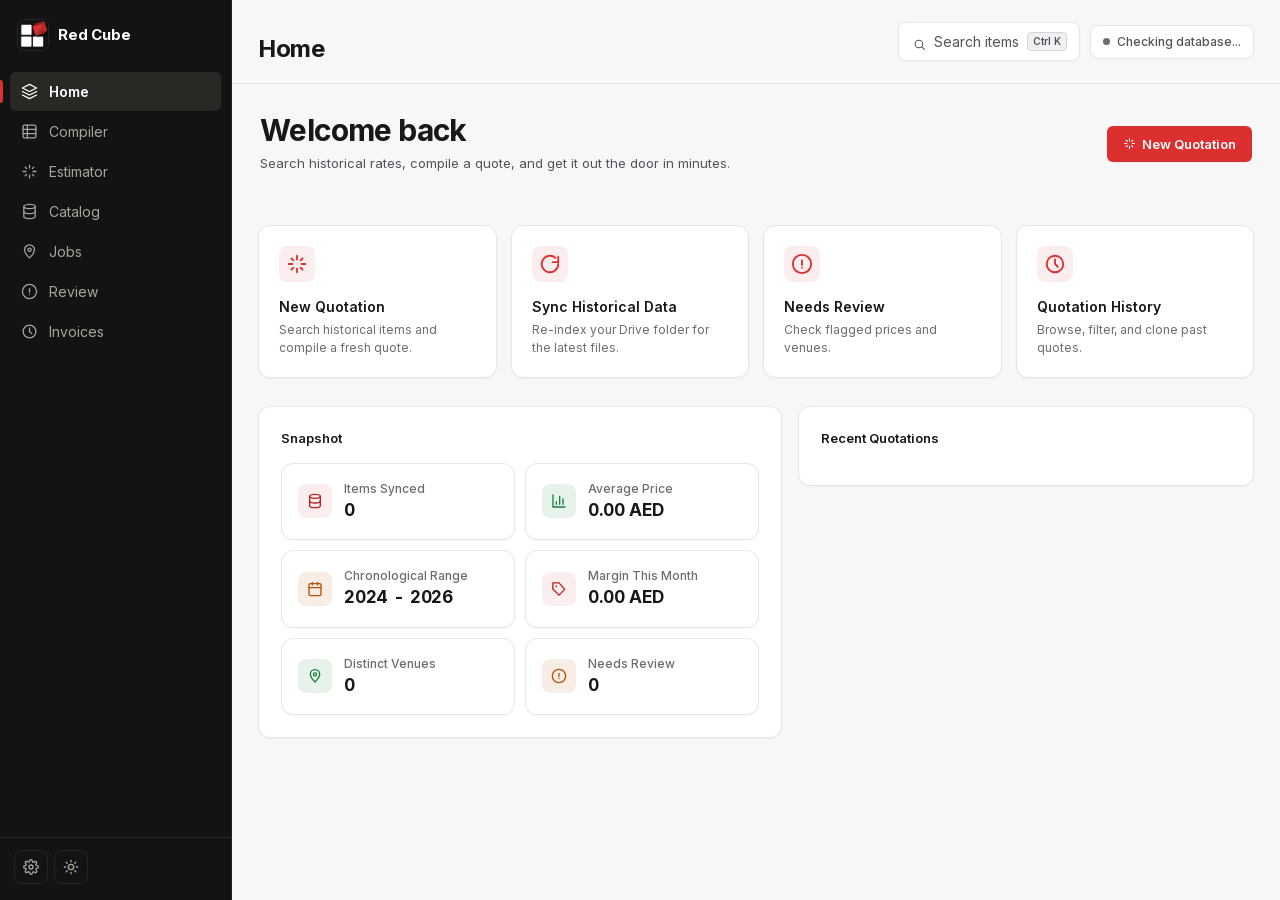
<file: index.html>
<!DOCTYPE html>
<html lang="en">
<head>
<meta charset="UTF-8">
<meta name="viewport" content="width=device-width, initial-scale=1.0">
<title>Red Cube Smart Quotation Engine</title>
<link rel="stylesheet" href="style.css">
</head>
<body>

<div class="app-shell">
  <!-- Persistent sidebar: replaces the floating command bar. All six destinations stay
       visible at once (with live counts) instead of behind tabs the PM has to hunt through. -->
  <aside class="sidebar" id="sidebar">
    <div class="sidebar-brand">
      <div class="brand-mark"><img src="assets/red_cube_logo.png" alt="" onerror="this.style.display='none'"></div>
      <span class="brand-name" id="brand-title-text">Red Cube</span>
    </div>

    <nav class="sidebar-nav" id="segwrap" role="tablist" aria-label="Primary navigation">
      <button type="button" class="nav-item active" id="tab-btn-home" data-tab="home" role="tab" aria-selected="true" aria-controls="view-home" tabindex="0" onclick="switchTab('home')"><span class="nav-icon" data-icon="layers"></span><span class="nav-label">Home</span></button>
      <button type="button" class="nav-item" id="tab-btn-compiler" data-tab="compiler" role="tab" aria-selected="false" aria-controls="view-compiler" tabindex="-1" onclick="switchTab('compiler')"><span class="nav-icon" data-icon="sheet"></span><span class="nav-label">Compiler</span></button>
      <button type="button" class="nav-item" id="tab-btn-estimator" data-tab="estimator" role="tab" aria-selected="false" aria-controls="view-estimator" tabindex="-1" onclick="switchTab('estimator')"><span class="nav-icon" data-icon="sparkles"></span><span class="nav-label">Estimator</span></button>
      <button type="button" class="nav-item" id="tab-btn-catalog" data-tab="catalog" role="tab" aria-selected="false" aria-controls="view-catalog" tabindex="-1" onclick="switchTab('catalog')"><span class="nav-icon" data-icon="database"></span><span class="nav-label">Catalog</span></button>
      <button type="button" class="nav-item" id="tab-btn-jobs" data-tab="jobs" role="tab" aria-selected="false" aria-controls="view-jobs" tabindex="-1" onclick="switchTab('jobs')"><span class="nav-icon" data-icon="pin"></span><span class="nav-label">Jobs</span><span class="nav-count hidden" id="jobs-tab-count">0</span></button>
      <button type="button" class="nav-item" id="tab-btn-review" data-tab="review" role="tab" aria-selected="false" aria-controls="view-review" tabindex="-1" onclick="switchTab('review')"><span class="nav-icon" data-icon="alert"></span><span class="nav-label">Review</span><span class="nav-count hidden" id="review-tab-count">0</span></button>
      <button type="button" class="nav-item" id="tab-btn-history" data-tab="history" role="tab" aria-selected="false" aria-controls="view-history" tabindex="-1" onclick="switchTab('history')"><span class="nav-icon" data-icon="history"></span><span class="nav-label">Invoices</span></button>
    </nav>

    <div class="sidebar-footer">
      <button class="icon-btn" onclick="openSettingsModal()" title="Workspace settings"><span class="icon" data-icon="settings"></span></button>
      <button class="icon-btn" onclick="toggleTheme()" title="Toggle theme"><span class="icon" id="theme-toggle-icon" data-icon="sun"></span></button>
    </div>
  </aside>

  <div class="app-content">
    <!-- Always visible (not just on one tab) — the current page and global search are
         never more than a glance away, whichever view is open. -->
    <div class="topbar" id="topbar">
      <div>
        <span class="topbar-eyebrow" id="page-eyebrow"></span>
        <h1 class="topbar-h1" id="page-title">Home</h1>
      </div>
      <div class="topbar-right">
        <button type="button" class="cmdk" onclick="goToNewQuotation()"><span class="icon icon-sm" data-icon="search"></span>Search items<kbd>Ctrl K</kbd></button>
        <div class="status-badge">
          <span id="db-indicator" class="status-dot"></span>
          <span id="db-status-text">Checking database...</span>
        </div>
      </div>
    </div>

<!-- Home -->
<main class="main-view" id="view-home" role="tabpanel" aria-labelledby="tab-btn-home" tabindex="0">
  <div class="home-view">
    <section class="home-hero">
      <div>
        <h2 class="home-hero-title" id="home-greeting-title">Welcome back</h2>
        <p class="home-hero-subtitle" id="home-greeting-subtitle">Search historical rates, compile a quote, and get it out the door in minutes.</p>
      </div>
      <button type="button" class="btn btn-primary" onclick="goToNewQuotation()"><span class="icon icon-sm" data-icon="sparkles"></span> New Quotation</button>
    </section>

    <section class="home-actions">
      <button type="button" class="home-action-card" onclick="goToNewQuotation()">
        <div class="home-action-icon"><span class="icon icon-lg" data-icon="sparkles"></span></div>
        <div class="home-action-title">New Quotation</div>
        <div class="home-action-desc">Search historical items and compile a fresh quote.</div>
      </button>
      <button type="button" class="home-action-card" onclick="goToSync()">
        <div class="home-action-icon"><span class="icon icon-lg" data-icon="refresh"></span></div>
        <div class="home-action-title">Sync Historical Data</div>
        <div class="home-action-desc">Re-index your Drive folder for the latest files.</div>
      </button>
      <button type="button" class="home-action-card" onclick="switchTab('review')">
        <div class="home-action-icon"><span class="icon icon-lg" data-icon="alert"></span></div>
        <div class="home-action-title">Needs Review</div>
        <div class="home-action-desc" id="home-review-desc">Check flagged prices and venues.</div>
      </button>
      <button type="button" class="home-action-card" onclick="switchTab('history')">
        <div class="home-action-icon"><span class="icon icon-lg" data-icon="history"></span></div>
        <div class="home-action-title">Quotation History</div>
        <div class="home-action-desc">Browse, filter, and clone past quotes.</div>
      </button>
    </section>

    <section class="home-columns">
      <div class="home-panel">
        <div class="home-panel-title">Snapshot</div>
        <div class="home-stats-grid">
          <div class="stat-card">
            <div class="stat-icon" style="background:var(--accent-soft);color:var(--accent-strong);"><span class="icon" data-icon="database"></span></div>
            <div><div class="stat-label">Items Synced</div><div class="stat-value" id="stat-total-items">0</div></div>
          </div>
          <div class="stat-card">
            <div class="stat-icon" style="background:var(--success-soft);color:var(--success);"><span class="icon" data-icon="chart"></span></div>
            <div><div class="stat-label">Average Price</div><div class="stat-value" id="stat-avg-price">0.00 AED</div></div>
          </div>
          <div class="stat-card">
            <div class="stat-icon" style="background:var(--warning-soft);color:var(--warning);"><span class="icon" data-icon="calendar"></span></div>
            <div><div class="stat-label">Chronological Range</div><div class="stat-value" id="stat-year-range">2024 - 2026</div></div>
          </div>
          <div class="stat-card">
            <div class="stat-icon" style="background:var(--accent-soft);color:var(--accent-strong);"><span class="icon" data-icon="tag"></span></div>
            <div><div class="stat-label">Margin This Month</div><div class="stat-value" id="stat-margin-month">0.00 AED</div></div>
          </div>
          <div class="stat-card">
            <div class="stat-icon" style="background:var(--success-soft);color:var(--success);"><span class="icon" data-icon="pin"></span></div>
            <div><div class="stat-label">Distinct Venues</div><div class="stat-value" id="stat-venues">0</div></div>
          </div>
          <div class="stat-card">
            <div class="stat-icon" style="background:var(--warning-soft);color:var(--warning);"><span class="icon" data-icon="alert"></span></div>
            <div><div class="stat-label">Needs Review</div><div class="stat-value" id="stat-needs-review">0</div></div>
          </div>
        </div>
      </div>
      <div class="home-panel">
        <div class="home-panel-title">Recent Quotations</div>
        <div id="home-recent-list"></div>
      </div>
    </section>
  </div>
</main>

<!-- Compiler Workspace -->
<main class="main-view hidden" id="view-compiler" role="tabpanel" aria-labelledby="tab-btn-compiler" tabindex="0">
  <div class="workspace">

    <!-- Center: search + matches -->
    <div class="panel panel-center">
      <div class="panel-header">
        <div class="panel-title"><span class="icon" data-icon="search"></span><span>Smart Matcher</span></div>
        <span class="chip chip-accent"><span class="icon icon-sm" data-icon="sparkles"></span> Semantic Search</span>
      </div>
      <div class="panel-body" style="display:flex;flex-direction:column;height:100%;padding-bottom:0;">
        <div class="slider-row" style="margin-bottom:12px;">
          <div style="display:flex;align-items:center;gap:8px;font-size:11px;color:var(--text-secondary);white-space:nowrap;">
            <span class="icon icon-sm" data-icon="trending"></span> Annual Markup: <b id="markup-label" style="color:var(--accent-strong);">4%</b>
          </div>
          <input type="range" id="markup-slider" min="0" max="15" value="4" oninput="changeMarkup(this.value)">
        </div>

        <form onsubmit="searchMatcher(event)" style="display:flex;gap:8px;margin-bottom:6px;">
          <div class="input-with-icon" style="flex:1;">
            <span class="icon" data-icon="search"></span>
            <input type="text" id="search-input" class="input" placeholder="Search items, structures, backdrops...">
          </div>
          <button type="submit" class="btn btn-ghost">Search</button>
        </form>
        <div style="font-size:10px;color:var(--text-muted);margin-bottom:10px;display:flex;gap:10px;">
          <span><kbd class="kbd-hint">/</kbd> to search</span>
          <span><kbd class="kbd-hint">Ctrl</kbd>+<kbd class="kbd-hint">Enter</kbd> to generate</span>
        </div>

        <div id="matches-list" style="flex:1;overflow-y:auto;padding-bottom:14px;">
          <div class="empty-state"><span class="icon icon-lg" data-icon="search"></span><p>Type a keyword above to match historical rates.</p></div>
        </div>
      </div>
    </div>

    <!-- Drag to rebalance matcher vs. compiler; double-click resets. -->
    <div class="workspace-splitter" id="workspace-splitter" role="separator" aria-orientation="vertical"
         aria-label="Resize panels" aria-valuemin="0" aria-valuemax="100" tabindex="0" title="Drag to resize · double-click to reset"></div>

    <!-- Right: quotation compiler -->
    <div class="panel panel-right">
      <div class="panel-header">
        <div class="panel-title"><span class="icon" data-icon="sheet"></span><span>Quotation Compiler</span></div>
        <button class="btn btn-ghost btn-sm" onclick="addCustomDraftRow()"><span class="icon icon-sm" data-icon="plus"></span> Add Row</button>
      </div>
      <div class="panel-body" style="display:flex;flex-direction:column;height:100%;padding-bottom:0;">

        <!-- One row instead of two 2-up rows: the client block is filled once per quote, while
             the item list below it is worked in continuously, so the vertical space belongs there. -->
        <div class="client-fields">
          <div><label class="field-label" for="client-name-input">Client Name</label><input type="text" id="client-name-input" class="input" placeholder="Client name"></div>
          <div><label class="field-label" for="client-phone-input">Phone <span class="field-optional">optional</span></label><input type="text" id="client-phone-input" class="input" placeholder="+9715..."></div>
          <div><label class="field-label" for="client-venue-input">Venue</label><input type="text" id="client-venue-input" class="input" placeholder="e.g. Kite Beach"></div>
          <div><label class="field-label" for="validity-days-input">Valid (Days)</label><input type="number" id="validity-days-input" class="input" value="14" min="1"></div>
        </div>

        <div id="draft-items-container" style="flex:1;overflow-y:auto;margin-bottom:0;">
          <div class="empty-state"><span class="icon icon-lg" data-icon="sheet"></span><p>No items in draft quote.</p><p style="margin-top:4px;">Select items from matches or add a custom row.</p></div>
        </div>
      </div>

      <!-- Drag to trade space between the item list and the pricing block; double-click resets. -->
      <div class="compiler-vsplit" id="compiler-vsplit" role="separator" aria-orientation="horizontal"
           aria-label="Resize items and pricing" aria-valuemin="150" tabindex="0" title="Drag to resize · double-click to reset"></div>

      <div class="compiler-footer" id="compiler-footer">
        <div class="summary-box">
          <div class="summary-line"><span>Subtotal (Excl. VAT)</span><span id="summary-subtotal">0.00 AED</span></div>
          <div class="summary-line hidden" id="summary-margin-row" title="Estimated gross margin on items that match a Catalog entry with a recorded cost. Items with no catalog match aren't counted."><span>Est. Margin</span><span id="summary-margin" style="color:var(--success);">0.00 AED</span></div>
          <div class="summary-line hidden" id="summary-discount-row"><span>Discount</span><span id="summary-discount" style="color:var(--danger);">0.00 AED</span></div>
          <div class="summary-line"><span>VAT 5%</span><span id="summary-vat">0.00 AED</span></div>
          <div class="summary-line total"><span>Grand Total</span><span id="summary-total">0.00 AED</span></div>
          <div class="discount-row">
            <select class="input" id="discount-type" onchange="setDiscountType(this.value)" style="max-width:110px;">
              <option value="">No discount</option>
              <option value="flat">Flat AED</option>
              <option value="percent">Percent %</option>
            </select>
            <input type="number" class="input" id="discount-value-input" placeholder="0" oninput="onDiscountValueChange(this.value)">
          </div>
        </div>

        <div class="format-choice" style="margin:12px 0;">
          <label><input type="checkbox" id="format-xlsx" checked> Excel (.xlsx)</label>
          <label><input type="checkbox" id="format-docx"> Word (.docx)</label>
        </div>

        <button class="btn btn-primary btn-block" id="compile-btn" onclick="compileQuote()" disabled>
          <span class="icon" data-icon="sheet"></span><span>Generate Quotation</span>
        </button>
        <div id="compile-feedback" class="hidden"></div>
      </div>
    </div>

  </div>
</main>

<!-- Item Catalog -->
<main class="main-view hidden" id="view-catalog" role="tabpanel" aria-labelledby="tab-btn-catalog" tabindex="0">
  <div class="panel" style="height:100%;">
    <div class="panel-header">
      <h2 class="panel-title"><span class="icon" data-icon="database"></span><span>Item Catalog</span></h2>
      <div style="display:flex;gap:8px;align-items:center;">
        <div class="input-with-icon" style="width:220px;">
          <span class="icon" data-icon="search"></span>
          <input type="text" id="catalog-search" class="input" placeholder="Filter catalog..." oninput="filterCatalog()">
        </div>
        <button type="button" class="btn btn-primary btn-sm" onclick="openCatalogItemModal()"><span class="icon icon-sm" data-icon="plus"></span> Add Item</button>
      </div>
    </div>
    <div class="panel-body">
      <div class="history-table-wrap">
        <table class="history-table">
          <thead><tr><th>Description</th><th>Category</th><th>Unit</th><th>Rate</th><th>Cost</th><th>Margin</th><th>Actions</th></tr></thead>
          <tbody id="catalog-table-body"></tbody>
        </table>
      </div>
    </div>
  </div>
</main>

<!-- Quotation History -->
<!-- Jobs: what happens after a quote is won -->
<main class="main-view hidden" id="view-jobs" role="tabpanel" aria-labelledby="tab-btn-jobs" tabindex="0">
  <div class="view-header">
    <div>
      <h2 class="view-title">Jobs</h2>
      <p class="view-sub">What the work actually cost, against what it was quoted at.</p>
    </div>
    <div style="display:flex;gap:8px;align-items:center;">
      <button class="btn btn-ghost" onclick="openSuppliers()"><span class="icon icon-sm" data-icon="database"></span> Suppliers</button>
      <button class="btn btn-primary" onclick="openNewJob()"><span class="icon icon-sm" data-icon="plus"></span> New Job</button>
    </div>
  </div>

  <!-- Measured margin across the period. Deliberately states how many jobs it covers:
       a margin computed from two of twenty jobs is not a business figure. -->
  <div class="stats-row" id="jobs-summary"></div>

  <div class="filter-row" id="jobs-filter-row">
    <button type="button" class="status-filter-chip active" data-status="" onclick="setJobFilter('')">All</button>
    <button type="button" class="status-filter-chip" data-status="Planned" onclick="setJobFilter('Planned')">Planned</button>
    <button type="button" class="status-filter-chip" data-status="In Progress" onclick="setJobFilter('In Progress')">In Progress</button>
    <button type="button" class="status-filter-chip" data-status="Complete" onclick="setJobFilter('Complete')">Complete</button>
  </div>

  <div id="jobs-list"></div>
</main>

<main class="main-view hidden" id="view-history" role="tabpanel" aria-labelledby="tab-btn-history" tabindex="0">
  <div class="panel" style="height:100%;">
    <div class="panel-header">
      <h2 class="panel-title"><span class="icon" data-icon="history"></span><span>Client &amp; Quotation History</span></h2>
      <div class="input-with-icon" style="width:260px;">
        <span class="icon" data-icon="search"></span>
        <input type="text" id="history-search" class="input" placeholder="Filter by client or venue..." oninput="filterHistory()">
      </div>
    </div>
    <div class="panel-body">
      <div class="history-toolbar">
        <div class="status-filter-row" id="status-filter-row">
          <button type="button" class="status-filter-chip active" data-status="" onclick="setHistoryStatusFilter('')">All</button>
          <button type="button" class="status-filter-chip" data-status="Sent" onclick="setHistoryStatusFilter('Sent')">Sent</button>
          <button type="button" class="status-filter-chip" data-status="Won" onclick="setHistoryStatusFilter('Won')">Won</button>
          <button type="button" class="status-filter-chip" data-status="Lost" onclick="setHistoryStatusFilter('Lost')">Lost</button>
        </div>
      </div>
      <div class="history-table-wrap">
        <table class="history-table">
          <thead><tr><th>Ref</th><th>Client</th><th>Venue</th><th>Date</th><th>Valid Until</th><th>Items</th><th>Grand Total</th><th>Status</th><th>Payment</th><th>Actions</th></tr></thead>
          <tbody id="history-table-body"></tbody>
        </table>
      </div>
    </div>
  </div>
</main>

<!-- Needs Review -->
<main class="main-view hidden" id="view-review" role="tabpanel" aria-labelledby="tab-btn-review" tabindex="0">
  <div class="panel" style="height:100%;">
    <div class="panel-header">
      <h2 class="panel-title"><span class="icon" data-icon="alert"></span><span>Needs Review</span></h2>
    </div>
    <div style="padding:12px 15px 0;">
      <p style="font-size:11px;color:var(--text-secondary);line-height:1.6;margin:0 0 12px;">
        When a folder is synced, every line item from your old quotes gets added to the price index the Smart Matcher
        searches. The ones below came through with something missing — <b>no price</b>, <b>no venue</b>, or figures that
        didn't add up — so they'd give you a bad suggestion later. Each card says what's wrong and which box to fill in.
        <br>
        <b>Save fix</b> writes your correction into the index and it survives future re-syncs.
        <b>Leave as-is</b> keeps the item exactly as it is and stops flagging it. Neither deletes anything.
      </p>
    </div>
    <div class="panel-body" style="padding-top:0;">
      <div id="review-queue-list"></div>
    </div>
  </div>
</main>

<!-- Automated Design Estimator: drawings in, priced BOQ out. Every figure here is
     deterministic geometry against master_rate_card.csv — no model, no guessing. -->
<main class="main-view hidden" id="view-estimator" role="tabpanel" aria-labelledby="tab-btn-estimator" tabindex="0">
  <div class="panel" style="height:100%;">
    <div class="panel-header">
      <div class="panel-title"><span class="icon" data-icon="sparkles"></span><span>Automated Design Estimator</span></div>
      <div style="display:flex;gap:8px;align-items:center;">
        <span id="est-ratecard-badge" class="est-badge"></span>
        <button class="btn btn-ghost" id="est-clear-btn" onclick="clearEstimator()" style="display:none;">
          <span class="icon icon-sm" data-icon="trash"></span> Clear
        </button>
        <button class="btn btn-primary" onclick="pickDesignFiles()">
          <span class="icon icon-sm" data-icon="upload"></span> Upload Drawings
        </button>
      </div>
    </div>

    <div class="panel-body">
      <div class="est-dropzone" id="est-dropzone" onclick="pickDesignFiles()"
           ondragover="handleEstDragOver(event)" ondragleave="handleEstDragLeave(event)"
           ondrop="handleEstDrop(event)">
        <span class="icon icon-lg" data-icon="upload"></span>
        <p class="est-dropzone-title">Drop in your design drawings</p>
        <p class="est-dropzone-sub">
          Multi-page PDF decks, PNG or JPG &mdash; several files at once.
          Dimensions, titles and cutouts are read straight off each sheet.
        </p>
      </div>

      <div id="est-notice" class="est-notice hidden"></div>
      <div id="est-loading" class="hidden" style="padding:14px 0;"></div>
      <div id="est-pages"></div>
      <div id="est-summary"></div>
    </div>
  </div>
</main>

  </div>
</div>

<!-- Workspace settings modal: was a permanent panel eating a whole column for something
     touched once a week. Now a dialog behind the gear icon in the command bar. -->
<div class="modal-overlay" id="settings-modal-overlay" role="dialog" aria-modal="true" aria-labelledby="settings-modal-title">
  <div class="modal">
    <div class="modal-header">
      <div class="modal-title" id="settings-modal-title">Workspace Settings</div>
      <button type="button" class="icon-btn" onclick="closeSettingsModal()" aria-label="Close"><span class="icon icon-sm" data-icon="close"></span></button>
    </div>
    <div class="modal-body">
      <label class="field-label" for="folder-path-input">Drive Folder Path</label>
      <div class="input-with-icon" style="margin-bottom:10px;">
        <span class="icon" data-icon="folder"></span>
        <input type="text" id="folder-path-input" class="input" value="G:\My Drive\BOOM TREE\ALL THE QUOTATIONS" placeholder="Folder path...">
      </div>
      <button class="btn btn-primary btn-block" id="sync-btn" onclick="syncFolder()">
        <span class="icon icon-sm" id="sync-spinner" data-icon="refresh"></span><span>Sync &amp; Build Index</span>
      </button>
      <div id="index-feedback" class="hidden"></div>

      <div class="settings-divider"></div>
      <label class="field-label">Curved &amp; Ring Fabrication</label>
      <p class="settings-hint">
        How this workshop builds curves — skin layers, former spacing, and how much longer
        curved work takes. These drive every curved price in the estimator. Anything marked
        <em>unconfirmed</em> is a trade-practice default, not your own measured figure.
      </p>
      <div id="fabrication-fields"></div>
      <button class="btn btn-ghost btn-block" onclick="resetFabricationSettings()" style="margin-top:8px;">
        <span class="icon icon-sm" data-icon="refresh"></span><span>Reset to defaults</span>
      </button>

      <div class="settings-divider"></div>
      <label class="field-label">Give this app to someone else</label>
      <p class="settings-hint">
        Saves a zip to your Desktop. They unzip it and double-click one file — it installs
        itself and starts. Works on Windows, Mac and Linux. No quotations, invoices or
        client records are included; it is the application only.
      </p>
      <button class="btn btn-primary btn-block" id="package-btn" onclick="exportAppPackage()">
        <span class="icon icon-sm" data-icon="download"></span><span>Package App for Another Machine</span>
      </button>
      <div id="package-result" class="hidden"></div>

      <div class="settings-divider"></div>
      <label class="field-label">Something went wrong?</label>
      <p class="settings-hint">
        Saves a diagnostics file to your Desktop with the app's recent activity log — no client
        data. Send it on so the problem can be traced.
      </p>
      <button class="btn btn-ghost btn-block" onclick="exportDiagnostics()">
        <span class="icon icon-sm" data-icon="alert"></span><span>Save Diagnostics File</span>
      </button>
    </div>
  </div>
</div>

<!-- Image picker modal -->
<div class="modal-overlay" id="image-picker-overlay" role="dialog" aria-modal="true" aria-labelledby="image-picker-title">
  <div class="modal">
    <div class="modal-header">
      <div class="modal-title" id="image-picker-title">Set Line Item Image</div>
      <button type="button" class="icon-btn" onclick="closeImagePicker()" aria-label="Close"><span class="icon icon-sm" data-icon="close"></span></button>
    </div>
    <div class="modal-body">
      <div class="modal-tabs" role="tablist" aria-label="Image source">
        <button type="button" class="modal-tab active" id="img-tab-library" role="tab" aria-selected="true" aria-controls="img-panel-library" onclick="switchImagePickerTab('library')">From Library</button>
        <button type="button" class="modal-tab" id="img-tab-search" role="tab" aria-selected="false" aria-controls="img-panel-search" onclick="switchImagePickerTab('search')">Web Search</button>
        <button type="button" class="modal-tab" id="img-tab-url" role="tab" aria-selected="false" aria-controls="img-panel-url" onclick="switchImagePickerTab('url')">Paste URL</button>
        <button type="button" class="modal-tab" id="img-tab-upload" role="tab" aria-selected="false" aria-controls="img-panel-upload" onclick="switchImagePickerTab('upload')">Upload</button>
      </div>

      <div id="img-panel-library">
        <div id="library-search-results"></div>
      </div>

      <div id="img-panel-search" class="hidden">
        <div style="display:flex;gap:8px;margin-bottom:12px;">
          <input type="text" id="image-search-query" class="input" placeholder="Search query...">
          <button class="btn btn-ghost" onclick="runImageSearch()"><span class="icon icon-sm" data-icon="search"></span></button>
        </div>
        <div id="image-search-results"></div>
        <div class="banner banner-warning" style="margin-top:10px;">
          <span class="icon icon-sm" data-icon="alert"></span>
          <span>Best-effort online search, and unlikely to find your actual product if it's custom-built. Requires internet.</span>
        </div>
      </div>

      <div id="img-panel-url" class="hidden">
        <label class="field-label" for="image-url-input">Image URL</label>
        <input type="text" id="image-url-input" class="input" placeholder="https://..." style="margin-bottom:10px;">
        <button class="btn btn-primary btn-block" onclick="pasteImageUrl()"><span class="icon icon-sm" data-icon="link"></span> Fetch Image</button>
      </div>

      <div id="img-panel-upload" class="hidden">
        <button class="btn btn-primary btn-block" onclick="uploadImageForItem()"><span class="icon icon-sm" data-icon="upload"></span> Choose File from Computer</button>
        <p style="font-size:10px;color:var(--text-muted);margin-top:10px;">Fully offline — reads a local image file directly from disk.</p>
      </div>
    </div>
  </div>
</div>

<!-- Success / share modal -->
<div class="modal-overlay" id="success-modal-overlay" role="dialog" aria-modal="true" aria-labelledby="success-modal-title">
  <div class="modal">
    <div class="modal-header">
      <div class="modal-title" id="success-modal-title"><span class="icon icon-sm" data-icon="check" style="color:var(--success);"></span> Quotation Generated</div>
      <button type="button" class="icon-btn" onclick="closeSuccessModal()" aria-label="Close"><span class="icon icon-sm" data-icon="close"></span></button>
    </div>
    <div class="modal-body" id="success-modal-body"></div>
    <div class="modal-footer">
      <button class="btn btn-ghost" onclick="closeSuccessModal()">Close</button>
    </div>
  </div>
</div>

<!-- Client ledger modal -->
<div class="modal-overlay" id="client-ledger-modal-overlay" role="dialog" aria-modal="true" aria-labelledby="client-ledger-modal-title">
  <div class="modal" style="width:560px;">
    <div class="modal-header">
      <div class="modal-title" id="client-ledger-modal-title">Client Ledger</div>
      <button type="button" class="icon-btn" onclick="closeClientLedgerModal()" aria-label="Close"><span class="icon icon-sm" data-icon="close"></span></button>
    </div>
    <div class="modal-body" id="client-ledger-modal-body"></div>
  </div>
</div>

<!-- Catalog item add/edit modal -->
<div class="modal-overlay" id="catalog-item-modal-overlay" role="dialog" aria-modal="true" aria-labelledby="catalog-item-modal-title">
  <div class="modal">
    <div class="modal-header">
      <div class="modal-title" id="catalog-item-modal-title">Add Catalog Item</div>
      <button type="button" class="icon-btn" onclick="closeCatalogItemModal()" aria-label="Close"><span class="icon icon-sm" data-icon="close"></span></button>
    </div>
    <div class="modal-body">
      <label class="field-label" for="catalog-desc-input">Description</label>
      <input type="text" id="catalog-desc-input" class="input" placeholder="e.g. LED Wall 3x3m" style="margin-bottom:10px;">
      <div style="display:grid;grid-template-columns:1fr 1fr;gap:8px;margin-bottom:10px;">
        <div><label class="field-label" for="catalog-category-input">Category <span class="field-optional">optional</span></label><input type="text" id="catalog-category-input" class="input" placeholder="e.g. AV"></div>
        <div><label class="field-label" for="catalog-unit-input">Unit</label><input type="text" id="catalog-unit-input" class="input" value="Pcs"></div>
      </div>
      <div style="display:grid;grid-template-columns:1fr 1fr;gap:8px;">
        <div><label class="field-label" for="catalog-rate-input">Rate (AED)</label><input type="number" min="0" step="0.01" id="catalog-rate-input" class="input" value="0"></div>
        <div><label class="field-label" for="catalog-cost-input">Cost (AED) <span class="field-optional">optional</span></label><input type="number" min="0" step="0.01" id="catalog-cost-input" class="input"></div>
      </div>
    </div>
    <div class="modal-footer">
      <button type="button" class="btn btn-ghost" onclick="closeCatalogItemModal()">Cancel</button>
      <button type="button" class="btn btn-primary" id="catalog-save-btn" onclick="saveCatalogItem()">Save</button>
    </div>
  </div>
</div>

<!-- Job editor -->
<div class="modal-overlay" id="job-modal-overlay" role="dialog" aria-modal="true" aria-labelledby="job-modal-title">
  <div class="modal">
    <div class="modal-head">
      <h3 id="job-modal-title">New Job</h3>
      <button type="button" class="icon-btn" onclick="closeModal(document.getElementById('job-modal-overlay'))" aria-label="Close">&times;</button>
    </div>
    <div class="modal-body">
      <label class="field"><span>Job</span><input class="input" id="job-title-input" placeholder="e.g. Playhouse build, Kite Beach"></label>
      <div class="field-row">
        <label class="field"><span>Client</span><input class="input" id="job-client-input"></label>
        <label class="field"><span>Venue</span><input class="input" id="job-venue-input"></label>
      </div>
      <div class="field-row">
        <label class="field"><span>Quoted Total (AED)</span><input class="input" id="job-quoted-input" type="number" step="0.01"></label>
        <label class="field"><span>Site Contact</span><input class="input" id="job-contact-input"></label>
      </div>
      <div class="field-row">
        <label class="field"><span>Start</span><input class="input" id="job-start-input" type="date"></label>
        <label class="field"><span>End</span><input class="input" id="job-end-input" type="date"></label>
      </div>
      <label class="field"><span>Notes</span><textarea class="input" id="job-notes-input" rows="2"></textarea></label>
    </div>
    <div class="modal-foot">
      <button class="btn btn-ghost" onclick="closeModal(document.getElementById('job-modal-overlay'))">Cancel</button>
      <button class="btn btn-primary" onclick="saveJob()">Save Job</button>
    </div>
  </div>
</div>

<!-- Job costs -->
<div class="modal-overlay" id="job-costs-modal-overlay" role="dialog" aria-modal="true" aria-labelledby="job-costs-title">
  <div class="modal modal-wide">
    <div class="modal-head">
      <h3 id="job-costs-title">Job Costs</h3>
      <button type="button" class="icon-btn" onclick="closeModal(document.getElementById('job-costs-modal-overlay'))" aria-label="Close">&times;</button>
    </div>
    <div class="modal-body">
      <div id="job-costs-summary"></div>

      <!-- Amount is separate from qty x unit on purpose: real supplier invoices carry
           rounding, delivery and part-quantities that the calculation does not reproduce. -->
      <div class="cost-entry-row">
        <select class="input input-sm" id="cost-category-input">
          <option>Material</option><option>Labour</option><option>Transport</option>
          <option>Subcontract</option><option>Other</option>
        </select>
        <input class="input input-sm" id="cost-desc-input" placeholder="What was it for?">
        <input class="input input-sm" id="cost-supplier-input" placeholder="Supplier">
        <input class="input input-sm" id="cost-qty-input" type="number" step="0.01" placeholder="Qty">
        <input class="input input-sm" id="cost-unit-input" type="number" step="0.01" placeholder="Unit">
        <input class="input input-sm" id="cost-amount-input" type="number" step="0.01" placeholder="Amount">
        <input class="input input-sm" id="cost-date-input" type="date">
        <input class="input input-sm" id="cost-ref-input" placeholder="Invoice ref">
        <button class="btn btn-primary btn-sm" onclick="addJobCost()">Add</button>
      </div>

      <table class="data-table">
        <thead><tr><th>Date</th><th>Category</th><th>Description</th><th>Supplier</th>
          <th class="num">Qty</th><th class="num">Amount</th><th></th></tr></thead>
        <tbody id="job-costs-body"></tbody>
      </table>
    </div>
  </div>
</div>

<!-- Suppliers -->
<div class="modal-overlay" id="suppliers-modal-overlay" role="dialog" aria-modal="true" aria-labelledby="suppliers-title">
  <div class="modal modal-wide">
    <div class="modal-head">
      <h3 id="suppliers-title">Suppliers</h3>
      <button type="button" class="icon-btn" onclick="closeModal(document.getElementById('suppliers-modal-overlay'))" aria-label="Close">&times;</button>
    </div>
    <div class="modal-body">
      <table class="data-table">
        <thead><tr><th>Supplier</th><th>Phone</th><th>Email</th>
          <th class="num">Entries</th><th class="num">Total Spend</th></tr></thead>
        <tbody id="suppliers-body"></tbody>
      </table>
    </div>
  </div>
</div>

<div class="toast-container" id="toast-container" aria-live="polite" aria-atomic="false"></div>

<script src="app.js"></script>
</body>
</html>
</file>
<file: style.css>
/* Red Cube Smart Quotation Engine — hand-written, zero-dependency stylesheet.
   No CDN, no build step: the whole app must run with zero network calls.
   The one web font in use (Inter) is self-hosted at assets/fonts/ for the same reason. */

@font-face {
  font-family: 'Inter';
  src: url('assets/fonts/Inter-Variable.woff2') format('woff2-variations'), url('assets/fonts/Inter-Variable.woff2') format('woff2');
  font-weight: 400 800;
  font-style: normal;
  font-display: swap;
}

:root {
  /* A calm, confident SaaS system benchmarked against Stripe Dashboard, Linear and Notion —
     a light content ground, a constant near-black sidebar rail, and one red accent used
     deliberately rather than scattered. Black + white + a small, load-bearing amount of red
     is the brand's own palette (company.json): #141313 and #DB302F, used here exactly. */
  --bg-app: #f7f7f8;
  --bg-panel: #ffffff;
  --bg-panel-alt: #f7f7f8;
  --bg-input: #ffffff;
  --bg-hover: #f1f1f3;
  --border: #e6e6e9;
  --border-strong: #d5d5da;
  --text-primary: #18181b;
  --text-secondary: #52525b;
  --text-muted: #6b6b74;
  --accent: #db302f;
  --accent-hover: #c22726;
  --accent-strong: #b8241f;
  --accent-soft: rgba(219, 48, 47, 0.08);
  --accent-select: rgba(219, 48, 47, 0.22);
  --accent-border: rgba(219, 48, 47, 0.30);
  --success: #157f3c;
  --success-soft: rgba(21, 127, 60, 0.10);
  --danger: #b42318;
  --danger-soft: rgba(180, 35, 24, 0.08);
  --warning: #b45309;
  --warning-soft: rgba(180, 83, 9, 0.10);

  /* Moderate rounding throughout — a deliberate departure from the old near-square identity,
     toward the calmer geometry of the benchmarked products. */
  --radius-sm: 6px;
  --radius-md: 8px;
  --radius-lg: 12px;
  --radius-xl: 16px;

  /* Soft, low-elevation shadows. Never a hard offset block shadow. */
  --shadow-xs: 0 1px 2px rgba(20, 19, 19, 0.04);
  --shadow-sm: 0 1px 3px rgba(20, 19, 19, 0.07), 0 1px 2px rgba(20, 19, 19, 0.04);
  --shadow-md: 0 6px 16px -4px rgba(20, 19, 19, 0.10), 0 2px 6px -2px rgba(20, 19, 19, 0.05);
  --shadow-lg: 0 20px 44px -12px rgba(20, 19, 19, 0.22), 0 6px 16px -6px rgba(20, 19, 19, 0.10);
  --ring: 0 0 0 3px var(--accent-soft);

  --font: 'Inter', -apple-system, BlinkMacSystemFont, 'Segoe UI', Roboto, sans-serif;
  --font-display: var(--font);

  /* Real Stripe/Linear-style type scale, replacing the old 8.5-11px uppercase-only cluster. */
  --text-2xs: 11px;
  --text-xs: 12px;
  --text-sm: 13px;
  --text-base: 14px;
  --text-md: 15px;
  --text-lg: 17px;
  --text-xl: 20px;
  --text-2xl: 24px;
  --text-3xl: 30px;
  --text-4xl: 36px;

  /* The sidebar rail is the brand's near-black, constant in both themes — the "black" of the
     brand mandate lives here structurally rather than as decoration. */
  --sidebar-bg: #141313;
  --sidebar-hover: #232220;
  --sidebar-active: #2a2825;
  --sidebar-border: rgba(255, 255, 255, 0.08);
  --sidebar-text: #a9a49b;
  --sidebar-text-active: #ffffff;
}

:root[data-theme="dark"] {
  --bg-app: #121213;
  --bg-panel: #1c1c1f;
  --bg-panel-alt: #18181a;
  --bg-input: #1c1c1f;
  --bg-hover: #27272b;
  --border: #2c2c31;
  --border-strong: #3a3a40;
  --text-primary: #f4f4f5;
  --text-secondary: #a8a8b0;
  --text-muted: #8c8c94;
  --accent: #e6524f;
  --accent-hover: #ef726f;
  --accent-strong: #ef726f;
  --accent-soft: rgba(230, 82, 79, 0.16);
  --accent-select: rgba(230, 82, 79, 0.32);
  --accent-border: rgba(230, 82, 79, 0.38);
  --success: #4ade80;
  --success-soft: rgba(74, 222, 128, 0.14);
  --danger: #f87171;
  --danger-soft: rgba(248, 113, 113, 0.14);
  --warning: #f0b429;
  --warning-soft: rgba(240, 180, 41, 0.14);
  --shadow-xs: 0 1px 2px rgba(0, 0, 0, 0.3);
  --shadow-sm: 0 1px 3px rgba(0, 0, 0, 0.4), 0 1px 2px rgba(0, 0, 0, 0.3);
  --shadow-md: 0 6px 18px -4px rgba(0, 0, 0, 0.5), 0 2px 6px -2px rgba(0, 0, 0, 0.4);
  --shadow-lg: 0 24px 52px -12px rgba(0, 0, 0, 0.7), 0 8px 20px -6px rgba(0, 0, 0, 0.5);
  --sidebar-hover: #232220;
  --sidebar-active: #2e2c29;
}

* { box-sizing: border-box; }

html, body {
  height: 100%;
  margin: 0;
  background: var(--bg-app);
  color: var(--text-primary);
  font-family: var(--font);
  font-size: var(--text-base);
  line-height: 1.5;
  -webkit-font-smoothing: antialiased;
  /* Content text stays selectable so a PM can copy a rate, description or total out of
     the app. Only click-chrome opts out below — dragging across a button or nav item to
     highlight its label is never intentional. */
  user-select: text;
  overflow: hidden;
}

body { display: flex; flex-direction: row; }

/* Click targets and decorative glyphs: selecting these is always accidental. */
.nav-item, .btn, .icon-btn, .cmdk, kbd, .kbd-hint, .icon, .icon-sm, .icon-lg,
.nav-count, .workspace-splitter, .compiler-vsplit { user-select: none; }

::selection { background: var(--accent-select); color: var(--text-primary); }

/* Figures (currency, quantities, dates) stay in the same sans face as everything else.
   Tabular figures keep digits on a fixed advance width so columns line up cleanly —
   the alignment benefit of a monospace font without the retro-terminal look. */
.num, .stat-value, .summary-box, .match-rates, .home-recent-total,
input[type="number"], td.num, th.num {
  font-family: var(--font);
  font-variant-numeric: tabular-nums;
  font-feature-settings: "tnum" 1;
  letter-spacing: 0;
}
.num { font-weight: 600; }
.num-strong { font-weight: 700; }

::-webkit-scrollbar { width: 8px; height: 8px; }
::-webkit-scrollbar-track { background: transparent; }
::-webkit-scrollbar-thumb { background: var(--border-strong); border-radius: 4px; }
::-webkit-scrollbar-thumb:hover { background: var(--accent); }

.icon { width: 16px; height: 16px; display: inline-block; vertical-align: middle; stroke: currentColor; fill: none; stroke-width: 1.8; stroke-linecap: round; stroke-linejoin: round; }
.icon-lg { width: 22px; height: 22px; }
.icon-sm { width: 13px; height: 13px; }
.spin { animation: spin 1s linear infinite; }
@keyframes spin { to { transform: rotate(360deg); } }
.pulse { animation: pulse 2.2s ease-in-out infinite; }
@keyframes pulse { 0%,100% { opacity: .45; } 50% { opacity: .9; } }

/* ---------- Motion system ---------- */
/* Exponential ease-out only — no bounce/elastic easing anywhere in this system. */
:root { --ease-out: cubic-bezier(.16,1,.3,1); }

@keyframes fadeSlideUp { from { opacity: 0; transform: translateY(6px); } to { opacity: 1; transform: translateY(0); } }
@keyframes fadeScaleIn { from { opacity: 0; transform: scale(.98); } to { opacity: 1; transform: scale(1); } }
@keyframes shimmer { 0% { background-position: -300px 0; } 100% { background-position: 300px 0; } }
@keyframes toastIn { from { opacity: 0; transform: translateX(16px); } to { opacity: 1; transform: translateX(0); } }
@keyframes toastOut { from { opacity: 1; transform: translateX(0); max-height: 80px; margin-bottom: 10px; } to { opacity: 0; transform: translateX(16px); max-height: 0; margin-bottom: 0; } }
@keyframes checkPop { 0% { transform: scale(.85); opacity: 0; } 100% { transform: scale(1); opacity: 1; } }

.anim-in { animation: fadeSlideUp .28s var(--ease-out) both; }

/* Entrances, pop-ins and infinite pulses are all decorative — spin/shimmer stay since they
   carry "this is loading" and losing that signal is worse than the motion itself. */
@media (prefers-reduced-motion: reduce) {
  .anim-in, table.history-table tbody tr { animation: none; }
  .toast { animation: fadeScaleIn .15s linear both; }
  .toast.closing { animation: none; opacity: 0; }
  .check-pop { animation: fadeScaleIn .15s linear both; }
  * { scroll-behavior: auto !important; }
}

/* Skeleton loading placeholders */
.skeleton {
  background: linear-gradient(90deg, var(--bg-panel-alt) 25%, var(--bg-hover) 37%, var(--bg-panel-alt) 63%);
  background-size: 400px 100%; animation: shimmer 1.4s ease-in-out infinite; border-radius: var(--radius-sm);
}
.skeleton-card { background: var(--bg-panel-alt); border: 1px solid var(--border); border-radius: var(--radius-md); padding: 12px; margin-bottom: 10px; display: flex; gap: 12px; }
.skeleton-line { height: 10px; margin-bottom: 8px; }

/* ---------- Toasts ---------- */
.toast-container { position: fixed; top: 16px; right: 16px; z-index: 999; display: flex; flex-direction: column; width: 320px; max-width: calc(100vw - 32px); }
.toast {
  display: flex; align-items: flex-start; gap: 10px; padding: 12px 14px; border-radius: var(--radius-md);
  background: var(--bg-panel); border: 1px solid var(--border); box-shadow: var(--shadow-lg);
  margin-bottom: 10px; font-size: var(--text-sm); font-weight: 500; animation: toastIn .22s var(--ease-out) both;
  overflow: hidden;
}
.toast.closing { animation: toastOut .2s var(--ease-out) forwards; }
.toast-icon { flex-shrink: 0; margin-top: 1px; }
.toast-success .toast-icon { color: var(--success); }
.toast-error .toast-icon { color: var(--danger); }
.toast-warning .toast-icon { color: var(--warning); }
.toast-info .toast-icon { color: var(--accent); }
.toast-msg { flex: 1; line-height: 1.45; color: var(--text-primary); font-weight: 500; word-break: break-word; }
.toast-close { flex-shrink: 0; cursor: pointer; color: var(--text-muted); opacity: .7; background: none; border: none; padding: 0; font: inherit; }
.toast-close:hover { opacity: 1; }

/* ---------- Status badges ---------- */
.status-pill { display: inline-flex; align-items: center; gap: 4px; font-size: var(--text-2xs); font-weight: 700; padding: 3px 9px; border-radius: 999px; letter-spacing: .01em; border: 1px solid transparent; }
.status-pill-sent { background: var(--accent-soft); color: var(--accent-strong); border-color: var(--accent-border); }
.status-pill-won { background: var(--success-soft); color: var(--success); border-color: var(--success-soft); }
.status-pill-lost { background: var(--danger-soft); color: var(--danger); border-color: var(--danger-soft); }
select.status-select { border: none; background: transparent; font: inherit; font-weight: 700; cursor: pointer; outline: none; }

/* ---------- Keyboard shortcut hints ---------- */
kbd.kbd-hint { display: inline-flex; align-items: center; justify-content: center; min-width: 16px; padding: 1px 5px; border-radius: 4px; background: var(--bg-hover); border: 1px solid var(--border-strong); color: var(--text-muted); font-size: var(--text-2xs); font-family: var(--font); font-weight: 600; }

/* ---------- App shell: persistent sidebar + a light content pane ---------- */
/* Replaces the old floating command bar. A left rail is always visible (all six
   destinations plus live counts, at once) instead of tabs the PM has to hunt through —
   the app is run maximized most of the day, so the width is there to spend. */
.app-shell { display: flex; flex-direction: row; height: 100vh; width: 100%; overflow: hidden; }

.sidebar {
  width: 232px; flex-shrink: 0; display: flex; flex-direction: column;
  background: var(--sidebar-bg); color: var(--sidebar-text); height: 100%;
  border-right: 1px solid var(--sidebar-border);
}

.sidebar-brand { display: flex; align-items: center; gap: 10px; padding: 20px 18px 16px; flex-shrink: 0; }
.brand-mark {
  width: 30px; height: 30px; border-radius: var(--radius-sm); overflow: hidden; flex-shrink: 0;
  background: #000; display: flex; align-items: center; justify-content: center;
  box-shadow: 0 0 0 1px var(--sidebar-border);
}
.brand-mark img { width: 100%; height: 100%; object-fit: cover; }
.brand-name { font-size: var(--text-md); font-weight: 700; letter-spacing: -.01em; color: #ffffff; }

.sidebar-nav { display: flex; flex-direction: column; gap: 1px; padding: 6px 10px; flex: 1; overflow-y: auto; }
.nav-item {
  display: flex; align-items: center; gap: 11px; padding: 9px 11px; border-radius: var(--radius-sm);
  font-size: var(--text-sm); font-weight: 500; color: var(--sidebar-text); background: transparent; border: none;
  cursor: pointer; text-align: left; position: relative; transition: background .12s var(--ease-out), color .12s var(--ease-out);
  font-family: var(--font); width: 100%;
}
.nav-item:hover { background: var(--sidebar-hover); color: #ffffff; }
.nav-item .nav-icon { width: 17px; height: 17px; flex-shrink: 0; display: flex; }
.nav-item .nav-icon svg { width: 100%; height: 100%; stroke: currentColor; fill: none; stroke-width: 1.8; stroke-linecap: round; stroke-linejoin: round; }
.nav-label { flex: 1; white-space: nowrap; overflow: hidden; text-overflow: ellipsis; }
.nav-item.active { background: var(--sidebar-active); color: #ffffff; font-weight: 600; }
/* One red mark per active state — a witness-mark, not a wash — the brand's accent used
   exactly once per screen, on the one thing that's true right now. */
.nav-item.active::before {
  content: ''; position: absolute; left: -10px; top: 8px; bottom: 8px; width: 3px;
  border-radius: 0 3px 3px 0; background: var(--accent);
}
.nav-count {
  background: var(--accent); color: #fff; font-size: 10px; font-weight: 700;
  padding: 1px 6px; border-radius: 999px; line-height: 1.5; flex-shrink: 0;
}

.sidebar-footer { display: flex; align-items: center; gap: 6px; padding: 12px 14px 16px; flex-shrink: 0; border-top: 1px solid var(--sidebar-border); }
.sidebar-footer .icon-btn {
  background: transparent; border: 1px solid var(--sidebar-border); color: var(--sidebar-text);
}
.sidebar-footer .icon-btn:hover { background: var(--sidebar-hover); color: #fff; border-color: var(--sidebar-border); }

.app-content { display: flex; flex-direction: column; flex: 1; min-width: 0; overflow: hidden; background: var(--bg-app); }

/* Topbar — always visible (not just on one tab), so the current page and global search
   are never more than a glance away regardless of which view is open. */
.topbar {
  display: flex; align-items: center; justify-content: space-between; gap: 20px;
  padding: 16px 26px; flex-shrink: 0; background: var(--bg-app); border-bottom: 1px solid var(--border);
}
.topbar-eyebrow { font-size: var(--text-2xs); font-weight: 600; letter-spacing: .06em; text-transform: uppercase; color: var(--text-muted); display: block; margin-bottom: 2px; min-height: 13px; }
.topbar-h1 { font-family: var(--font-display); font-weight: 700; letter-spacing: -.015em; font-size: var(--text-2xl); margin: 0; color: var(--text-primary); }
.topbar-right { display: flex; align-items: center; gap: 10px; flex-shrink: 0; }

.cmdk {
  display: flex; align-items: center; gap: 8px; background: var(--bg-panel); border: 1px solid var(--border);
  border-radius: var(--radius-md); padding: 8px 12px 8px 14px; color: var(--text-secondary); font-size: var(--text-sm);
  cursor: pointer; box-shadow: var(--shadow-xs); transition: border-color .15s, box-shadow .15s;
}
.cmdk:hover { border-color: var(--border-strong); box-shadow: var(--shadow-sm); }
.cmdk kbd {
  font-size: 10px; font-weight: 600; background: var(--bg-hover); border: 1px solid var(--border-strong);
  border-radius: 4px; padding: 1px 5px; color: var(--text-secondary); font-family: var(--font);
}

.status-badge {
  display: flex; align-items: center; gap: 7px; background: var(--bg-panel); border: 1px solid var(--border);
  border-radius: var(--radius-md); padding: 7px 12px; font-size: var(--text-xs); font-weight: 500; color: var(--text-secondary);
}
.status-dot { width: 7px; height: 7px; border-radius: 50%; background: var(--text-muted); flex-shrink: 0; }
.status-dot.ok { background: var(--success); box-shadow: 0 0 0 3px var(--success-soft); }
.status-dot.err { background: var(--danger); box-shadow: 0 0 0 3px var(--danger-soft); }

.icon-btn {
  border: 1px solid var(--border); background: var(--bg-panel); color: var(--text-secondary);
  width: 34px; height: 34px; border-radius: var(--radius-md); display: flex; align-items: center; justify-content: center;
  cursor: pointer; transition: all .15s; flex-shrink: 0;
}
.icon-btn:hover { color: var(--text-primary); border-color: var(--border-strong); background: var(--bg-hover); }

/* ---------- Analytics strip ---------- */
.stat-card { display: flex; align-items: center; gap: 12px; background: var(--bg-panel); border: 1px solid var(--border); border-radius: var(--radius-lg); padding: 16px; box-shadow: var(--shadow-xs); transition: border-color .15s var(--ease-out), box-shadow .15s var(--ease-out); }
.stat-card:hover { border-color: var(--border-strong); box-shadow: var(--shadow-sm); }

/* ---------- Home ---------- */
.home-view { max-width: 1120px; margin: 0 auto; padding: 26px 26px 40px; }

.home-hero { padding: 4px 2px 28px; margin-bottom: 24px; display: flex; align-items: center; justify-content: space-between; gap: 24px; flex-wrap: wrap; }
.home-hero-title { font-family: var(--font-display); font-size: var(--text-3xl); font-weight: 700; letter-spacing: -.02em; line-height: 1.1; margin: 0 0 6px; color: var(--text-primary); }
.home-hero-subtitle { font-size: var(--text-sm); color: var(--text-secondary); margin: 0; max-width: 520px; line-height: 1.55; }

.home-actions { display: grid; grid-template-columns: repeat(4, 1fr); gap: 14px; margin-bottom: 28px; }
.home-action-card {
  background: var(--bg-panel); border: 1px solid var(--border); border-radius: var(--radius-lg);
  padding: 20px; cursor: pointer; text-align: left; box-shadow: var(--shadow-xs);
  transition: border-color .15s var(--ease-out), box-shadow .15s var(--ease-out), transform .15s var(--ease-out);
}
.home-action-card:hover { border-color: var(--accent-border); box-shadow: var(--shadow-md); transform: translateY(-2px); }
.home-action-icon {
  width: 36px; height: 36px; border-radius: var(--radius-md); margin-bottom: 14px;
  background: var(--accent-soft); color: var(--accent); display: flex; align-items: center; justify-content: center;
}
.home-action-title { font-size: var(--text-base); font-weight: 600; color: var(--text-primary); margin-bottom: 4px; }
.home-action-desc { font-size: var(--text-xs); color: var(--text-muted); line-height: 1.5; }

.home-columns { display: grid; grid-template-columns: 1.15fr 1fr; gap: 16px; align-items: start; }
.home-panel { background: var(--bg-panel); border: 1px solid var(--border); border-radius: var(--radius-lg); padding: 22px; box-shadow: var(--shadow-xs); }
.home-panel-title { font-size: var(--text-sm); font-weight: 600; color: var(--text-primary); margin-bottom: 14px; }
.home-stats-grid { display: grid; grid-template-columns: 1fr 1fr; gap: 10px; }

.home-recent-item {
  display: flex; align-items: center; justify-content: space-between; gap: 10px;
  padding: 11px 12px; border-radius: var(--radius-md); cursor: pointer; margin-bottom: 4px;
  border: 1px solid transparent; transition: background .12s var(--ease-out), border-color .12s var(--ease-out);
}
.home-recent-item:hover { background: var(--bg-hover); border-color: var(--border); }
.home-recent-client { font-size: var(--text-sm); font-weight: 600; color: var(--text-primary); white-space: nowrap; overflow: hidden; text-overflow: ellipsis; max-width: 220px; }
.home-recent-meta { font-size: var(--text-xs); color: var(--text-muted); display: flex; align-items: center; gap: 4px; margin-top: 2px; }
.home-recent-total { font-size: var(--text-sm); font-weight: 700; color: var(--text-primary); }

@media (max-width: 980px) {
  .home-actions { grid-template-columns: repeat(2, 1fr); }
  .home-columns { grid-template-columns: 1fr; }
}
.stat-icon { width: 34px; height: 34px; border-radius: var(--radius-md); display: flex; align-items: center; justify-content: center; flex-shrink: 0; }
.stat-label { font-size: var(--text-xs); color: var(--text-muted); font-weight: 500; }
.stat-value { font-size: var(--text-lg); font-weight: 700; letter-spacing: -.01em; }

/* ---------- Main layout ---------- */
.main-view { flex: 1; overflow: hidden; }
#view-home { overflow-y: auto; }
.main-view:not(#view-home) { padding: 22px 26px; overflow-y: auto; }
#view-compiler { padding: 22px 26px; overflow: hidden; display: flex; }
#view-compiler .workspace { flex: 1; }
.hidden { display: none !important; }

/* Two columns (Matcher + Compiler). Ratio lives in --ws-left/--ws-right so a window
   resize keeps the user's proportion instead of pinning one side to pixels. */
.workspace {
  display: grid;
  grid-template-columns: var(--ws-left, 1.2fr) 18px var(--ws-right, 1fr);
  gap: 0;
  height: 100%;
}
@media (max-width: 1080px) {
  .workspace { grid-template-columns: 1fr; gap: 18px; }
  .workspace-splitter { display: none; }
}

.workspace-splitter { position: relative; cursor: col-resize; touch-action: none; }
.workspace-splitter::before {
  content: '';
  position: absolute; top: 50%; left: 50%;
  transform: translate(-50%, -50%);
  width: 3px; height: 42px; border-radius: 2px;
  background: var(--border-strong);
  opacity: .5;
  transition: opacity .15s ease, background .15s ease, height .15s ease;
}
.workspace-splitter:hover::before { opacity: 1; height: 72px; }
.workspace-splitter:focus-visible { outline: none; }
.workspace-splitter:focus-visible::before { opacity: 1; height: 72px; background: var(--accent); }
.workspace.ws-dragging .workspace-splitter::before { opacity: 1; height: 100%; border-radius: 0; background: var(--accent); }
/* Kill the panel width transition mid-drag or the panels lag a frame behind the cursor. */
.workspace.ws-dragging .panel { transition: none; }
body.ws-dragging { cursor: col-resize; user-select: none; }

.panel { background: var(--bg-panel); border: 1px solid var(--border); border-radius: var(--radius-lg); box-shadow: var(--shadow-xs); display: flex; flex-direction: column; overflow: hidden; transition: width .2s ease, min-width .2s ease; }
/* Named container so the compiler's inner grids respond to the splitter, not the viewport. */
.panel-right { container: compiler / inline-size; }

.panel-right .field-label { font-size: var(--text-xs); }
.panel-right .input, .panel-right .btn { font-size: var(--text-sm); }
.panel-right .summary-box { font-size: var(--text-sm); }
.panel-right .summary-line.total span:last-child { font-size: var(--text-3xl); }
.panel-right .draft-desc, .panel-right textarea.input { font-size: var(--text-sm); }

/* Horizontal splitter: trades height between the item list and the pricing block. The footer
   is height-driven rather than content-sized so the list can claim the difference. */
.compiler-footer {
  padding: 16px 18px;
  border-top: 1px solid var(--border);
  flex-shrink: 0;
  height: var(--footer-h, auto);
  overflow-y: auto;
}
.compiler-vsplit { position: relative; height: 12px; cursor: row-resize; flex-shrink: 0; touch-action: none; }
.compiler-vsplit::before {
  content: '';
  position: absolute; left: 50%; top: 50%;
  transform: translate(-50%, -50%);
  height: 3px; width: 42px; border-radius: 2px;
  background: var(--border-strong);
  opacity: .5;
  transition: opacity .15s ease, background .15s ease, width .15s ease;
}
.compiler-vsplit:hover::before { opacity: 1; width: 72px; }
.compiler-vsplit:focus-visible { outline: none; }
.compiler-vsplit:focus-visible::before { opacity: 1; width: 72px; background: var(--accent); }
.panel-right.vsplit-dragging .compiler-vsplit::before { opacity: 1; width: 100%; border-radius: 0; background: var(--accent); }
body.vsplit-dragging { cursor: row-resize; user-select: none; }
.panel-header { display: flex; align-items: center; justify-content: space-between; padding: 16px 20px; border-bottom: 1px solid var(--border); flex-shrink: 0; }
.panel-title { display: flex; align-items: center; gap: 9px; font-family: var(--font-display); font-size: var(--text-base); font-weight: 600; color: var(--text-primary); }
.panel-title .icon { color: var(--accent); }
.panel-body { padding: 20px; overflow-y: auto; flex: 1; }

.panel-center { min-width: 0; }
.panel-right { min-width: 0; }

/* ---------- Form elements ---------- */
label.field-label { display: block; font-size: var(--text-xs); color: var(--text-muted); font-weight: 500; margin-bottom: 5px; }
/* Separates the everyday settings above from the break-glass action below, so the support
   export does not read as one more routine control. */
.settings-divider { height: 1px; background: var(--border); margin: 20px 0 16px; }
.settings-hint { margin: 0 0 10px; font-size: var(--text-xs); line-height: 1.55; color: var(--text-muted); }
.input, select.input, textarea.input {
  width: 100%; background: var(--bg-input); border: 1px solid var(--border); color: var(--text-primary);
  border-radius: var(--radius-sm); padding: 9px 12px; font-size: var(--text-sm); font-family: var(--font); outline: none;
  transition: border-color .15s, box-shadow .15s;
}
.input:hover { border-color: var(--border-strong); }
.input:focus { border-color: var(--accent); box-shadow: var(--ring); }
.input:disabled { opacity: .5; cursor: not-allowed; }
textarea.input { resize: none; line-height: 1.5; }
.input-with-icon { position: relative; }
.input-with-icon .icon { position: absolute; left: 11px; top: 50%; transform: translateY(-50%); color: var(--text-muted); }
.input-with-icon .input { padding-left: 32px; }

.btn {
  display: inline-flex; align-items: center; justify-content: center; gap: 6px;
  border: 1px solid transparent; border-radius: var(--radius-sm); font-weight: 600; font-size: var(--text-sm);
  padding: 9px 15px; cursor: pointer; transition: transform .12s var(--ease-out), background .15s, opacity .15s, box-shadow .15s var(--ease-out), border-color .15s; font-family: var(--font);
}
.btn:active { transform: scale(.98); }
.btn:disabled { opacity: .45; cursor: not-allowed; transform: none; }
.btn-primary { background: var(--accent); color: #ffffff; font-weight: 600; box-shadow: var(--shadow-xs); }
.btn-primary:hover:not(:disabled) { background: var(--accent-hover); box-shadow: var(--shadow-sm); }
.btn-ghost { background: var(--bg-panel); color: var(--text-secondary); border-color: var(--border); }
.btn-ghost:hover:not(:disabled) { color: var(--text-primary); border-color: var(--border-strong); background: var(--bg-hover); }
.btn-sm { padding: 6px 11px; font-size: var(--text-xs); }
.btn-block { width: 100%; }
.btn-danger-ghost { background: var(--danger-soft); color: var(--danger); border-color: transparent; }

.chip {
  display: inline-flex; align-items: center; gap: 4px; font-size: var(--text-2xs); font-weight: 600;
  padding: 3px 9px; border-radius: 999px; border: 1px solid transparent;
}
.chip-accent { background: var(--accent-soft); color: var(--accent-strong); border-color: var(--accent-border); }
.chip-muted { background: var(--bg-hover); color: var(--text-secondary); border-color: var(--border); }
.chip-warning { background: var(--warning-soft); color: var(--warning); border-color: var(--warning-soft); }
.chip-danger { background: var(--danger-soft); color: var(--danger); border-color: var(--danger-soft); }
/* Chip that behaves as a button — opening the source document behind a match. */
.chip-link {
  background: var(--bg-input); color: var(--text-secondary); border: 1px solid var(--border);
  cursor: pointer; font-family: var(--font); transition: background .15s, color .15s, border-color .15s;
}
.chip-link:hover { background: var(--accent-soft); color: var(--accent-strong); border-color: var(--accent-border); }

/* ---------- Review queue ---------- */
.review-file-group { margin-bottom: 24px; }
.review-bulk-row { display: flex; align-items: center; gap: 8px; padding: 9px 11px; margin-bottom: 8px; background: var(--accent-soft); border: 1px solid var(--accent-border); border-radius: var(--radius-sm); color: var(--accent-strong); }
.review-bulk-row .input { flex: 1; }
.review-bulk-hint { font-size: var(--text-xs); color: var(--text-muted); margin: -4px 0 10px 2px; }
.review-file-header {
  display: flex; align-items: center; justify-content: space-between; gap: 10px;
  padding: 9px 13px; background: var(--bg-panel-alt); border: 1px solid var(--border); border-radius: var(--radius-sm);
  margin-bottom: 10px; position: sticky; top: 0; z-index: 2;
}
.review-file-name { display: flex; align-items: center; gap: 7px; font-size: var(--text-sm); font-weight: 600; color: var(--text-primary); min-width: 0; overflow: hidden; text-overflow: ellipsis; white-space: nowrap; }
.review-card { background: var(--bg-panel); border: 1px solid var(--border); border-radius: var(--radius-md); padding: 14px; margin-bottom: 10px; }
.review-card-head { display: flex; align-items: center; justify-content: space-between; gap: 8px; margin-bottom: 6px; flex-wrap: wrap; }
.review-desc { font-size: var(--text-sm); font-weight: 600; margin-bottom: 8px; }
.review-reason { font-size: var(--text-sm); color: var(--text-secondary); margin: 0 0 10px; padding-left: 18px; }
.review-reason li { margin-bottom: 3px; }
/* Points at the box that actually needs typing in, instead of leaving all three identical. */
.input-flagged { border-color: var(--danger); background: var(--danger-soft); }
.input-flagged:focus { border-color: var(--danger); }
.review-needs { color: var(--danger); font-weight: 700; }
.review-grid { display: grid; grid-template-columns: 1fr 1fr 1fr auto auto; gap: 8px; align-items: end; }

/* ---------- Slider ---------- */
.slider-row { background: var(--bg-panel); border: 1px solid var(--border); border-radius: var(--radius-md); padding: 11px 13px; display: flex; align-items: center; gap: 12px; }
input[type="range"] { flex: 1; accent-color: var(--accent); height: 4px; cursor: pointer; }

/* ---------- Match / draft cards ---------- */
.match-card {
  background: var(--bg-panel); border: 1px solid var(--border); border-radius: var(--radius-md);
  padding: 14px; cursor: pointer; display: flex; gap: 13px; margin-bottom: 10px; box-shadow: var(--shadow-xs);
  transition: border-color .15s var(--ease-out), transform .15s var(--ease-out), box-shadow .15s var(--ease-out);
}
.match-card:hover { border-color: var(--accent-border); transform: translateY(-1px); box-shadow: var(--shadow-sm); }
.match-thumb { position: relative; width: 64px; height: 64px; border-radius: var(--radius-sm); background: var(--bg-panel-alt); border: 1px solid var(--border); display: flex; align-items: center; justify-content: center; overflow: hidden; flex-shrink: 0; color: var(--text-muted); }
.match-thumb img { width: 100%; height: 100%; object-fit: cover; }

/* Marks a photo borrowed from a similar item in another quote, so it's never mistaken for
   this exact line item's own picture. */
.borrowed-badge {
  position: absolute; bottom: 2px; right: 2px; font-size: 10px; font-weight: 700; letter-spacing: .02em;
  padding: 1px 4px; border-radius: 3px; pointer-events: none;
  background: var(--warning); color: #fff;
}

.match-meta-row { display: flex; align-items: center; justify-content: space-between; gap: 6px; margin-bottom: 6px; flex-wrap: wrap; }
.match-desc { font-size: var(--text-sm); font-weight: 500; line-height: 1.4; margin-bottom: 8px; display: -webkit-box; -webkit-line-clamp: 2; -webkit-box-orient: vertical; overflow: hidden; }
.match-rates { display: flex; justify-content: space-between; align-items: flex-end; border-top: 1px solid var(--border); padding-top: 8px; font-weight: 600; }
.rate-label { font-size: var(--text-2xs); color: var(--text-muted); font-weight: 600; }

.empty-state { display: flex; flex-direction: column; align-items: center; justify-content: center; text-align: center; color: var(--text-muted); padding: 44px 16px; border: 1px dashed var(--border); border-radius: var(--radius-md); font-size: var(--text-sm); }
.empty-state .icon-lg { margin-bottom: 8px; color: var(--border-strong); }

/* 4-up while the panel is wide; falls back to 2x2 once each field would get too narrow
   to read its own value. Container queries keep this tied to the panel, not the window,
   because the splitter can make this panel narrow at any window size. */
.client-fields { display: grid; grid-template-columns: repeat(4, 1fr); gap: 10px; margin-bottom: 12px; flex-shrink: 0; }
.field-optional { font-weight: 400; color: var(--text-muted); }
@container compiler (max-width: 560px) {
  .client-fields { grid-template-columns: 1fr 1fr; }
}

.draft-item { background: var(--bg-panel); border: 1px solid var(--border); border-radius: var(--radius-md); padding: 14px; margin-bottom: 10px; box-shadow: var(--shadow-xs); }
.draft-item-head { display: flex; align-items: center; justify-content: space-between; margin-bottom: 8px; }
.draft-grid { display: grid; grid-template-columns: 1fr 1fr 1fr; gap: 6px; margin-top: 8px; }
.pct-row { display: flex; gap: 4px; margin-top: 6px; }
.pct-btn { flex: 1; font-size: var(--text-xs); padding: 5px 0; border-radius: var(--radius-sm); border: 1px solid var(--border); background: var(--bg-panel-alt); color: var(--text-secondary); cursor: pointer; min-height: 26px; }
.pct-btn:hover { border-color: var(--accent-border); color: var(--accent-strong); }
.draft-thumb { position: relative; width: 44px; height: 44px; border-radius: var(--radius-sm); background: var(--bg-panel-alt); border: 1px dashed var(--border); display: flex; align-items: center; justify-content: center; cursor: pointer; overflow: hidden; color: var(--text-muted); flex-shrink: 0; }
.draft-thumb img { width: 100%; height: 100%; object-fit: cover; }

/* ---------- Summary ---------- */
.summary-box { background: var(--bg-panel-alt); border: 1px solid var(--border); border-radius: var(--radius-md); padding: 16px 17px; font-size: var(--text-sm); font-weight: 500; }
.summary-line { display: flex; justify-content: space-between; padding: 5px 0; color: var(--text-secondary); }
.summary-line.total { border-top: 1px solid var(--border-strong); margin-top: 6px; padding-top: 12px; align-items: baseline; }
.summary-line.total > span:first-child { font-family: var(--font-display); font-weight: 600; font-size: var(--text-sm); color: var(--text-primary); }
.summary-line.total > span:last-child { font-family: var(--font-display); font-weight: 700; font-size: var(--text-2xl); letter-spacing: -.02em; color: var(--text-primary); font-variant-numeric: tabular-nums; }
.discount-row { display: flex; gap: 6px; margin-top: 10px; }

/* ---------- Feedback banners ---------- */
.banner { display: flex; align-items: flex-start; gap: 8px; padding: 11px 13px; border-radius: var(--radius-sm); border: 1px solid; font-size: var(--text-sm); margin-top: 10px; }
.banner-success { background: var(--success-soft); border-color: var(--success-soft); color: var(--success); }
.banner-error { background: var(--danger-soft); border-color: var(--danger-soft); color: var(--danger); }
.banner-warning { background: var(--warning-soft); border-color: var(--warning-soft); color: var(--warning); }

/* Client name in the Invoices table opens their ledger — a text button, not a chip, so it
   reads as data with an action attached rather than another badge competing with Status/Payment. */
.client-link {
  background: none; border: none; padding: 0; font: inherit; font-weight: 600;
  color: var(--text-primary); cursor: pointer; text-align: left;
}
.client-link:hover { color: var(--accent); text-decoration: underline; }

/* ---------- History tab ---------- */
.history-toolbar { display: flex; align-items: center; justify-content: space-between; margin-bottom: 16px; gap: 12px; flex-wrap: wrap; }
.status-filter-row { display: flex; gap: 6px; }
.status-filter-chip {
  cursor: pointer; border: 1px solid var(--border); background: var(--bg-panel); color: var(--text-secondary);
  font-size: var(--text-xs); font-weight: 600; padding: 6px 12px; border-radius: 999px; transition: all .15s var(--ease-out);
}
.status-filter-chip:hover { border-color: var(--border-strong); color: var(--text-primary); }
.status-filter-chip.active { background: var(--text-primary); color: var(--bg-panel); font-weight: 600; border-color: var(--text-primary); }
.history-table-wrap { overflow: auto; height: calc(100% - 50px); border: 1px solid var(--border); border-radius: var(--radius-lg); background: var(--bg-panel); }
table.history-table { width: 100%; border-collapse: collapse; font-size: var(--text-sm); }
table.history-table th { position: sticky; top: 0; background: var(--bg-panel-alt); text-align: left; padding: 11px 14px; font-size: var(--text-xs); font-weight: 600; color: var(--text-muted); border-bottom: 1px solid var(--border); }
table.history-table td { padding: 11px 14px; border-bottom: 1px solid var(--border); vertical-align: middle; transition: background .15s var(--ease-out); }
table.history-table tr:last-child td { border-bottom: none; }
table.history-table tr:hover td { background: var(--bg-hover); }
table.history-table tbody tr { animation: fadeSlideUp .2s var(--ease-out) both; }

/* ---------- Modals ---------- */
.modal-overlay {
  position: fixed; inset: 0; background: rgba(20, 19, 19, 0.5); backdrop-filter: blur(2px); display: flex; align-items: center; justify-content: center;
  z-index: 100; opacity: 0; pointer-events: none;
  /* visibility, not just opacity/pointer-events: without it every control inside a "closed"
     modal (e.g. the Sync button) stays keyboard-focusable and Enter-activatable even though
     it's invisible. Delay the hide so the opacity transition still gets to play on close. */
  visibility: hidden;
  transition: opacity .18s var(--ease-out), visibility 0s linear .18s;
}
.modal-overlay.open { opacity: 1; pointer-events: auto; visibility: visible; transition: opacity .18s var(--ease-out); }
.modal {
  background: var(--bg-panel); border: 1px solid var(--border); border-radius: var(--radius-lg);
  width: 460px; max-width: 92vw; max-height: 85vh; display: flex; flex-direction: column; box-shadow: var(--shadow-lg);
  transform: translateY(8px) scale(.98); opacity: 0; transition: transform .18s var(--ease-out), opacity .18s var(--ease-out);
}
.modal-overlay.open .modal { transform: translateY(0) scale(1); opacity: 1; }
.check-pop { animation: checkPop .25s var(--ease-out) both; }
.modal-header, .modal-head { display: flex; align-items: center; justify-content: space-between; padding: 16px 20px; border-bottom: 1px solid var(--border); }
.modal-title, .modal-head h3 { font-family: var(--font-display); font-size: var(--text-md); font-weight: 600; margin: 0; }
.modal-body { padding: 20px; overflow-y: auto; }
.modal-footer, .modal-foot { padding: 16px 20px; border-top: 1px solid var(--border); display: flex; justify-content: flex-end; gap: 8px; }

.modal-tabs { display: flex; gap: 4px; margin-bottom: 16px; background: var(--bg-panel-alt); border: 1px solid var(--border); border-radius: var(--radius-sm); padding: 3px; }
.modal-tab { flex: 1; text-align: center; padding: 7px; font-size: var(--text-xs); font-weight: 600; border-radius: 5px; cursor: pointer; color: var(--text-secondary); }
.modal-tab.active { background: var(--bg-panel); color: var(--text-primary); font-weight: 600; box-shadow: var(--shadow-xs); }

.image-grid { display: grid; grid-template-columns: repeat(3, 1fr); gap: 8px; }
.image-grid img { width: 100%; height: 70px; object-fit: cover; border-radius: var(--radius-sm); border: 1px solid var(--border); cursor: pointer; }
.image-grid img:hover { border-color: var(--accent); }

.share-btn-row { display: flex; gap: 8px; margin-top: 16px; }
.share-btn { flex: 1; display: flex; flex-direction: column; align-items: center; gap: 6px; padding: 13px; border-radius: var(--radius-md); border: 1px solid var(--border); background: var(--bg-panel-alt); cursor: pointer; font-size: var(--text-xs); font-weight: 600; color: var(--text-secondary); }
.share-btn:hover { border-color: var(--accent-border); color: var(--text-primary); }

.format-choice { display: flex; gap: 8px; }
.format-choice label { flex: 1; display: flex; align-items: center; gap: 6px; border: 1px solid var(--border); border-radius: var(--radius-sm); padding: 8px 11px; font-size: var(--text-sm); cursor: pointer; }
.format-choice input { accent-color: var(--accent); }

/* ---------- Button resets ---------- */
/* Former onclick <div>/<span> elements are now real <button>s so they're keyboard-focusable
   and activatable. Undo the browser's default button chrome (centered text, own border) —
   these elements already carry their own visual language via the classes below. */
.nav-item, .cmdk, .home-action-card, .status-filter-chip, .modal-tab, .home-recent-item, .share-btn, .icon-btn, .draft-thumb {
  font: inherit;
}
.modal-tab { background: transparent; border: none; }
.icon-btn, .draft-thumb { padding: 0; }
.status-filter-chip { text-align: left; }

/* ---------- Focus visibility ---------- */
/* One consistent ring, reusing the existing --ring token, across every interactive control
   that didn't already define its own focus state. */
.nav-item:focus-visible, .cmdk:focus-visible, .home-action-card:focus-visible, .status-filter-chip:focus-visible,
.modal-tab:focus-visible, .home-recent-item:focus-visible, .share-btn:focus-visible, .icon-btn:focus-visible,
.btn:focus-visible, .pct-btn:focus-visible, .status-select:focus-visible, .chip-link:focus-visible,
.toast-close:focus-visible, .draft-thumb:focus-visible, .match-card:focus-visible, .client-link:focus-visible {
  outline: none;
  box-shadow: var(--ring);
}
.nav-item:focus-visible { box-shadow: inset 0 0 0 2px var(--accent); }

/* ---------- Jobs ---------- */
.view-header { display: flex; align-items: flex-start; justify-content: space-between; gap: 16px; padding: 0 0 18px; }
.view-title { font-family: var(--font-display); font-size: var(--text-xl); font-weight: 600; margin: 0; color: var(--text-primary); }
.view-sub { font-size: var(--text-sm); color: var(--text-muted); margin: 4px 0 0; }

.stats-row { display: grid; grid-template-columns: repeat(auto-fit, minmax(180px, 1fr)); gap: 12px; margin-bottom: 18px; }
.stat-note { font-size: var(--text-xs); color: var(--text-muted); margin-top: 2px; }
.stat-danger { color: var(--danger); }

.filter-row { display: flex; gap: 8px; margin-bottom: 16px; flex-wrap: wrap; }

.job-card {
  background: var(--bg-panel); border: 1px solid var(--border); border-radius: var(--radius-lg);
  padding: 16px 18px; margin-bottom: 10px; box-shadow: var(--shadow-xs);
  transition: box-shadow .15s var(--ease-out), border-color .15s var(--ease-out);
}
.job-card:hover { border-color: var(--border-strong); box-shadow: var(--shadow-sm); }
.job-card-head { display: flex; align-items: flex-start; justify-content: space-between; gap: 14px; }
.job-title { font-weight: 600; font-size: var(--text-base); color: var(--text-primary); }
.job-meta { display: flex; gap: 10px; align-items: center; flex-wrap: wrap; font-size: var(--text-xs); color: var(--text-muted); margin-top: 4px; }

.job-figures { display: flex; gap: 30px; margin-top: 14px; padding-top: 13px; border-top: 1px solid var(--border); }
.job-fig-label { display: block; font-size: var(--text-2xs); text-transform: uppercase; letter-spacing: .04em; color: var(--text-muted); margin-bottom: 2px; }
.job-fig { font-size: var(--text-base); font-weight: 600; color: var(--text-primary); }
.job-margin { font-size: var(--text-base); font-weight: 600; color: var(--text-primary); }
.job-margin-pct { font-size: var(--text-xs); font-weight: 500; color: var(--text-muted); }
/* A job with nothing booked has no measured margin. Saying so in muted text is the point —
   rendering a number here would read as 100% margin and quietly mislead. */
.job-margin-unknown { font-size: var(--text-xs); font-weight: 500; color: var(--text-muted); font-style: italic; }

/* ---------- Cost entry ---------- */
.cost-entry-row {
  display: grid; grid-template-columns: 110px 1.6fr 1.1fr 70px 90px 100px 130px 110px auto;
  gap: 6px; align-items: center; margin: 16px 0; padding: 11px;
  background: var(--bg-panel-alt); border: 1px solid var(--border); border-radius: var(--radius-md);
}
@media (max-width: 1100px) { .cost-entry-row { grid-template-columns: repeat(3, 1fr); } }

.input-sm { padding: 6px 9px; font-size: var(--text-xs); }
.field { display: flex; flex-direction: column; gap: 5px; margin-bottom: 12px; }
.field > span:first-child { font-size: var(--text-xs); color: var(--text-muted); font-weight: 500; }
.field-row { display: flex; gap: 12px; }
.field-row .field { flex: 1; }

table.data-table { width: 100%; border-collapse: collapse; font-size: var(--text-sm); }
table.data-table th { position: sticky; top: 0; background: var(--bg-panel-alt); text-align: left; padding: 10px 12px; font-size: var(--text-xs); font-weight: 600; color: var(--text-muted); border-bottom: 1px solid var(--border); }
table.data-table td { padding: 10px 12px; border-bottom: 1px solid var(--border); vertical-align: middle; }
table.data-table tr:hover td { background: var(--bg-hover); }

.modal-wide { max-width: 1080px; width: 94vw; }

/* ---------- Narrower windows: sidebar collapses to icons only ---------- */
@media (max-width: 1240px) {
  .sidebar { width: 68px; }
  .brand-name, .nav-label { display: none; }
  .sidebar-brand { justify-content: center; padding: 20px 0 16px; }
  .nav-item { justify-content: center; padding: 10px; }
  .nav-count { position: absolute; top: 2px; right: 2px; min-width: 15px; height: 15px; padding: 0 3px; font-size: 9px; display: flex; align-items: center; justify-content: center; }
  .sidebar-footer { flex-direction: column; }
}

/* ---------------------------------------------------------------------------
   Automated Design Estimator
   Every colour here is a token, so the Asphalt (dark) theme is inherited for free.
   The visual job of this view is auditability: the derivation of a number sits
   directly under the number, in the muted ink, at a smaller size.
   --------------------------------------------------------------------------- */

.btn-xs { padding: 3px 8px; font-size: 9.5px; }

.est-badge { font-size: 9.5px; font-weight: 700; letter-spacing: .04em; text-transform: uppercase;
  color: var(--text-muted); background: var(--bg-panel-alt); border: 1px solid var(--border);
  border-radius: var(--radius-sm); padding: 4px 8px; }

/* --- Upload zone --- */
.est-dropzone { display: flex; flex-direction: column; align-items: center; justify-content: center;
  gap: 6px; text-align: center; padding: 34px 20px; margin-bottom: 16px; cursor: pointer;
  border: 1.5px dashed var(--border-strong); border-radius: var(--radius-lg);
  background: var(--bg-panel-alt); color: var(--text-secondary); transition: border-color .15s, background .15s; }
.est-dropzone:hover, .est-dropzone-active { border-color: var(--accent); background: var(--accent-soft); color: var(--text-primary); }
.est-dropzone .icon-lg { color: var(--text-muted); }
.est-dropzone:hover .icon-lg, .est-dropzone-active .icon-lg { color: var(--accent); }
.est-dropzone-title { margin: 0; font-size: 13px; font-weight: 800; color: var(--text-primary); }
.est-dropzone-sub { margin: 0; font-size: 11px; line-height: 1.55; max-width: 460px; color: var(--text-muted); }
/* Once drawings are loaded the zone stops competing with them for attention. */
.est-dropzone-compact { padding: 12px 16px; flex-direction: row; gap: 10px; }
.est-dropzone-compact .est-dropzone-sub, .est-dropzone-compact .icon-lg { display: none; }
.est-dropzone-compact .est-dropzone-title { font-size: 11.5px; font-weight: 700; }

.est-notice { display: flex; align-items: flex-start; gap: 8px; padding: 9px 12px; margin-bottom: 14px;
  font-size: 11px; line-height: 1.55; border-radius: var(--radius-sm); border: 1px solid var(--border); }
.est-notice-info { background: var(--bg-panel-alt); color: var(--text-secondary); }
.est-notice-warning { background: var(--warning-soft); border-color: transparent; color: var(--warning); }
.est-notice-error { background: var(--danger-soft); border-color: transparent; color: var(--danger); }

/* --- Per-drawing card --- */
.est-card { border: 1px solid var(--border); border-radius: var(--radius-lg); background: var(--bg-panel);
  margin-bottom: 16px; overflow: hidden; box-shadow: var(--shadow-lg); }
.est-card-head { display: flex; align-items: center; justify-content: space-between; gap: 12px;
  padding: 11px 14px; border-bottom: 1px solid var(--border); background: var(--bg-panel-alt); flex-wrap: wrap; }
.est-card-title { display: flex; align-items: center; gap: 9px; font-size: 12.5px; font-weight: 800;
  color: var(--text-primary); }
.est-index { display: inline-flex; align-items: center; justify-content: center; width: 20px; height: 20px;
  background: var(--accent); color: #fff; border-radius: var(--radius-sm); font-size: 10px; font-weight: 800; }
.est-card-meta { display: flex; align-items: center; gap: 6px; flex-wrap: wrap; }
.est-chip { font-size: 9px; font-weight: 700; letter-spacing: .04em; text-transform: uppercase;
  padding: 3px 7px; border-radius: var(--radius-sm); background: var(--bg-input);
  border: 1px solid var(--border); color: var(--text-muted); }
.est-chip-vector { color: var(--success); background: var(--success-soft); border-color: transparent; }
.est-chip-ocr { color: var(--warning); background: var(--warning-soft); border-color: transparent; }
.est-chip-none { color: var(--danger); background: var(--danger-soft); border-color: transparent; }
.est-conf-high { color: var(--success); background: var(--success-soft); border-color: transparent; }
.est-conf-medium { color: var(--warning); background: var(--warning-soft); border-color: transparent; }
.est-conf-low, .est-conf-none { color: var(--danger); background: var(--danger-soft); border-color: transparent; }

/* --- Side-by-side: drawing left, specs + cost right --- */
.est-split { display: grid; grid-template-columns: minmax(240px, 5fr) 7fr; gap: 0; }
.est-visual { padding: 14px; border-right: 1px solid var(--border); background: var(--bg-panel-alt); }
.est-visual img { width: 100%; border: 1px solid var(--border); border-radius: var(--radius-sm);
  background: #fff; cursor: zoom-in; display: block; }
.est-visual img:hover { border-color: var(--accent); }
.est-visual-cap { margin-top: 7px; font-size: 9.5px; color: var(--text-muted); line-height: 1.5; }
.est-specs { padding: 14px; min-width: 0; }

/* --- Element list ---------------------------------------------------------
   A sheet can carry eight buildable items. Showing every field of every one at
   once is unreadable, so each item is a single summary line that opens on
   demand. The closed state is the one a PM spends most of their time in, so it
   carries what they scan for: name, shape, size, confidence and cost. */
.est-elements { padding: 10px; min-width: 0; display: flex; flex-direction: column; gap: 6px; }

.est-element { border: 1px solid var(--border); border-radius: var(--radius-sm);
  background: var(--bg-panel); overflow: hidden; transition: border-color .12s ease; }
.est-element-open { border-color: var(--accent); }
.est-element-hot { border-color: var(--accent); }
.est-element-off { opacity: .55; }

.est-element-head { display: flex; align-items: center; gap: 8px; padding: 8px 10px;
  cursor: pointer; user-select: none; }
.est-element-head:hover { background: var(--bg-panel-alt); }

.est-include { flex: none; cursor: pointer; accent-color: var(--accent); }
.est-caret { flex: none; display: flex; color: var(--text-muted);
  transition: transform .14s ease; }
.est-caret-open { transform: rotate(90deg); }

.est-element-name { font-size: 11.5px; font-weight: 650; color: var(--text);
  white-space: nowrap; overflow: hidden; text-overflow: ellipsis; flex: 1 1 auto; min-width: 0; }
.est-element-dims { flex: none; font-size: 10px; color: var(--text-muted);
  font-variant-numeric: tabular-nums; }
.est-rowcost { flex: none; min-width: 74px; text-align: right; font-size: 11px;
  font-weight: 700; color: var(--text); font-variant-numeric: tabular-nums; }
.est-rowcost-missing { font-size: 9.5px; font-weight: 600; color: var(--warning); }

.est-element-body { padding: 4px 10px 12px; border-top: 1px solid var(--border); }

/* Grouped fields, so an opened row reads as three short sections rather than one
   wall of eleven inputs. */
.est-group { margin-top: 12px; }
.est-group-head { display: flex; align-items: center; justify-content: space-between;
  margin-bottom: 7px; font-size: 9px; font-weight: 800; letter-spacing: .06em;
  text-transform: uppercase; color: var(--text-muted); }
.est-hint { margin: 7px 0 0; font-size: 9.5px; line-height: 1.5; color: var(--text-muted); }

.est-note { display: flex; align-items: flex-start; gap: 6px; margin: 0 10px 8px;
  padding: 6px 8px; font-size: 9.5px; line-height: 1.5; border-radius: var(--radius-sm);
  background: var(--warning-soft); color: var(--warning); }
.est-note-quiet { background: var(--bg-input); color: var(--text-muted); }

.est-add-element { align-self: flex-start; margin-top: 2px; }

.est-chip-quiet { background: var(--bg-input); color: var(--text-muted); }
.est-chip-count { background: var(--bg-input); color: var(--text); }

/* --- Element highlight over the drawing ------------------------------------
   Hovering a row outlines the object it refers to. Boxes are positioned in
   percentages so they stay correct however the thumbnail is scaled. */
/* --- Fabrication settings fields --- */
.fab-field { margin-bottom: 12px; }
.fab-field-head { display: flex; align-items: center; justify-content: space-between; gap: 8px;
  margin-bottom: 4px; }
.fab-field-head label { font-size: 9.5px; font-weight: 700; letter-spacing: .04em;
  text-transform: uppercase; color: var(--text-muted); }
.fab-field-row { display: flex; align-items: center; gap: 8px; }
.fab-field-row .input { flex: 1 1 auto; padding: 6px 8px; font-size: 11px; }
.fab-unit { flex: none; font-size: 9.5px; color: var(--text-muted); min-width: 70px; }

/* --- Manual entry: shown only when the drawing could not price the item --- */
.est-manual { background: var(--bg-panel-alt); border: 1px solid var(--border);
  border-radius: var(--radius-sm); padding: 10px; }
.est-manual-row { display: grid; grid-template-columns: 1fr 110px 60px; gap: 8px;
  align-items: center; margin-top: 6px; }
.est-manual-row .input { padding: 6px 8px; font-size: 11px; }
.est-manual-unit { font-size: 9.5px; color: var(--text-muted); }
.est-matresults { margin-top: 6px; display: flex; flex-direction: column; gap: 3px; }
.est-matrow { display: grid; grid-template-columns: 90px 1fr auto; gap: 8px; align-items: center;
  text-align: left; font-size: 10.5px; padding: 5px 8px; cursor: pointer;
  background: var(--bg-panel); border: 1px solid var(--border); border-radius: var(--radius-sm);
  color: var(--text); }
.est-matrow:hover { border-color: var(--accent); }
.est-matnew { display: flex; flex-wrap: wrap; gap: 6px; align-items: center; margin-top: 6px;
  padding: 7px 8px; font-size: 10px; color: var(--text-muted);
  background: var(--bg-input); border-radius: var(--radius-sm); }
.est-matnew .input { width: auto; padding: 4px 6px; font-size: 10px; }

/* A failure to read is the app's problem to explain, not the drawing's fault. */
.est-readfail { display: flex; align-items: flex-start; gap: 6px; margin-top: 8px;
  padding: 8px 10px; font-size: 10px; line-height: 1.55; border-radius: var(--radius-sm);
  background: var(--danger-soft); color: var(--danger); }

.est-chip-detected { background: var(--accent); color: #fff; border-color: transparent; }

/* --- Advanced disclosure: overrides folded away by default --- */
.est-advanced { margin-top: 12px; border-top: 1px solid var(--border); padding-top: 8px; }
.est-advanced > summary { cursor: pointer; font-size: 9px; font-weight: 800;
  letter-spacing: .06em; text-transform: uppercase; color: var(--text-muted); list-style: none; }
.est-advanced > summary::-webkit-details-marker { display: none; }
.est-advanced > summary::before { content: "▸ "; }
.est-advanced[open] > summary::before { content: "▾ "; }

/* --- Materials chosen from the sheet --- */
.est-chosen { display: flex; flex-wrap: wrap; gap: 6px; margin-bottom: 10px; }
.est-chosen-item { font-size: 10px; color: var(--text); background: var(--bg-input);
  border: 1px solid var(--border); border-radius: var(--radius-sm); padding: 3px 8px; cursor: help; }
.est-chosen-item b { color: var(--text-muted); font-weight: 700; text-transform: capitalize;
  margin-right: 4px; font-size: 9px; }

/* --- Dimension chips read off the drawing --- */
.est-dimchips { margin-top: 10px; display: flex; flex-wrap: wrap; gap: 6px; align-items: center; }
.est-dimchips-head { flex-basis: 100%; font-size: 9px; font-weight: 700; letter-spacing: .04em;
  text-transform: uppercase; color: var(--text-muted); margin-bottom: 2px; }
.est-dimchip { font-size: 10.5px; font-variant-numeric: tabular-nums; cursor: pointer;
  background: var(--bg-input); border: 1px solid var(--border); border-radius: var(--radius-sm);
  padding: 4px 9px; color: var(--text); transition: all .1s ease; }
.est-dimchip:hover { border-color: var(--accent); }
.est-dimchip-armed { background: var(--accent); color: #fff; border-color: var(--accent); }
.est-dim-target { border-color: var(--accent) !important;
  box-shadow: 0 0 0 2px color-mix(in srgb, var(--accent) 25%, transparent); }

.est-visual-frame { position: relative; line-height: 0; }
.est-box { position: absolute; border: 1.5px solid transparent; border-radius: 2px;
  pointer-events: none; transition: border-color .12s ease, background-color .12s ease; }
.est-box-active { border-color: var(--accent);
  background: color-mix(in srgb, var(--accent) 14%, transparent); }

.est-warn { display: flex; align-items: flex-start; gap: 6px; margin-top: 8px; padding: 7px 9px;
  font-size: 10px; line-height: 1.5; border-radius: var(--radius-sm);
  background: var(--warning-soft); color: var(--warning); }

/* --- Override fields --- */
.est-field-grid { display: grid; grid-template-columns: repeat(4, 1fr); gap: 9px; }
.est-field { display: flex; flex-direction: column; gap: 4px; min-width: 0; }
.est-field-wide { grid-column: span 2; }
.est-field label { font-size: 9px; font-weight: 700; letter-spacing: .05em; text-transform: uppercase;
  color: var(--text-muted); }
.est-field .input { padding: 6px 8px; font-size: 11px; }

.est-cutouts { margin-top: 14px; padding-top: 12px; border-top: 1px solid var(--border); }
.est-subhead { display: flex; align-items: center; justify-content: space-between; margin-bottom: 8px;
  font-size: 9.5px; font-weight: 800; letter-spacing: .05em; text-transform: uppercase; color: var(--text-muted); }
.est-cutout-row { display: grid; grid-template-columns: 1fr 76px 12px 76px 60px 28px; gap: 6px;
  align-items: center; margin-bottom: 6px; }
.est-cutout-row .input { padding: 5px 7px; font-size: 10.5px; }
.est-x { text-align: center; font-size: 10px; color: var(--text-muted); }
.est-empty-inline { font-size: 10.5px; color: var(--text-muted); font-style: italic; padding: 3px 0; }

/* --- Area derivation + cost table --- */
.est-cost { margin-top: 14px; }
.est-area-strip { padding: 10px 12px; margin-bottom: 10px; border-radius: var(--radius-sm);
  background: var(--bg-panel-alt); border: 1px solid var(--border); }
.est-surfaces { list-style: none; margin: 0 0 8px; padding: 0; }
.est-surfaces li { display: flex; align-items: baseline; gap: 8px; font-size: 10px;
  color: var(--text-secondary); padding: 2px 0; }
.est-surfaces li span { flex: 0 0 auto; font-weight: 700; }
.est-surfaces li code { flex: 1; font-size: 9.5px; color: var(--text-muted); }
.est-surfaces li b { color: var(--text-primary); }
.est-area-math { display: flex; flex-wrap: wrap; gap: 12px; padding-top: 7px;
  border-top: 1px dashed var(--border-strong); font-size: 10.5px; color: var(--text-secondary); }
.est-area-math b { color: var(--text-primary); }
.est-net b { color: var(--accent); }

.est-table { width: 100%; border-collapse: collapse; font-size: 10.5px; }
.est-table th { text-align: left; font-size: 9px; font-weight: 800; letter-spacing: .05em;
  text-transform: uppercase; color: var(--text-muted); padding: 6px 7px;
  border-bottom: 1px solid var(--border-strong); }
.est-table td { padding: 5px 7px; border-bottom: 1px solid var(--border); color: var(--text-secondary);
  vertical-align: top; }
.est-table .num { text-align: right; font-variant-numeric: tabular-nums; }
.est-table .strong { font-weight: 800; color: var(--text-primary); }
.est-code { font-size: 9px; font-weight: 800; color: var(--accent); letter-spacing: .03em; }
/* The derivation line: deliberately quiet, but always present under the figure it produced. */
.est-basis-row td { padding: 0 7px 6px 7px; font-size: 9px; line-height: 1.45; color: var(--text-muted);
  border-bottom: 1px solid var(--border); font-style: italic; }
.est-table tfoot td { border-bottom: none; padding-top: 7px; font-size: 11px; color: var(--text-secondary); }
.est-rate-input { width: 78px; padding: 4px 6px; font-size: 10.5px; text-align: right; }

/* --- Missing-material quick-add --- */
.est-add-material { margin-top: 10px; padding: 10px 12px; border-radius: var(--radius-sm);
  background: var(--bg-panel-alt); border: 1px solid var(--border); }
.est-add-material-grid { display: grid; grid-template-columns: 1.4fr 1fr 0.7fr 1fr auto;
  gap: 6px; margin-top: 8px; }
.est-add-material-grid .input { padding: 5px 7px; font-size: 10.5px; }
.est-total-row td { border-top: 1.5px solid var(--border-strong); font-size: 12px; font-weight: 800;
  color: var(--text-primary); padding-top: 8px; }

/* --- Master summary --- */
.est-master { border: 1.5px solid var(--accent-border); border-radius: var(--radius-lg);
  background: var(--bg-panel); padding: 16px; margin-top: 4px; box-shadow: var(--shadow-lg); }
.est-master-head { display: flex; align-items: center; gap: 11px; margin-bottom: 14px;
  padding-bottom: 12px; border-bottom: 1px solid var(--border); }
.est-master-head .icon { color: var(--accent); }
.est-master-title { font-size: 14px; font-weight: 800; color: var(--text-primary); }
.est-master-sub { font-size: 10.5px; color: var(--text-muted); margin-top: 2px; }
.est-table-master { margin-bottom: 14px; }

.est-totals { border-top: 1.5px solid var(--border-strong); padding-top: 10px; }
.est-total-line { display: flex; align-items: center; justify-content: space-between; gap: 12px;
  padding: 5px 0; font-size: 11.5px; color: var(--text-secondary); }
.est-total-line b { font-variant-numeric: tabular-nums; font-weight: 800; color: var(--text-primary); }
.est-total-factory { border-top: 1px dashed var(--border-strong); margin-top: 5px; padding-top: 9px;
  font-weight: 700; }
.est-margin-line span { display: flex; align-items: center; gap: 6px; }
.est-margin-input { width: 62px; padding: 4px 7px; font-size: 11px; text-align: right; }
.est-total-selling { margin-top: 7px; padding: 11px 12px; border-radius: var(--radius-sm);
  background: var(--accent); color: #fff; font-size: 13px; font-weight: 800; }
.est-total-selling b { color: #fff; font-size: 16px; }

.est-actions { display: flex; align-items: center; justify-content: space-between; gap: 14px;
  margin-top: 16px; padding-top: 14px; border-top: 1px solid var(--border); flex-wrap: wrap; }
.est-check { display: flex; align-items: center; gap: 7px; font-size: 11px; color: var(--text-secondary);
  cursor: pointer; }
.est-check input { accent-color: var(--accent); }
.est-fineprint { margin: 9px 0 0; font-size: 9.5px; line-height: 1.55; color: var(--text-muted); }

.est-lightbox { position: fixed; inset: 0; z-index: 2000; display: flex; align-items: center;
  justify-content: center; padding: 36px; background: rgba(20, 19, 17, 0.86); cursor: zoom-out; }
.est-lightbox img { max-width: 100%; max-height: 100%; border-radius: var(--radius-sm);
  background: #fff; box-shadow: var(--shadow-lg); }

/* The two-column split is the whole point of this view, so it holds as long as it can and
   stacks only when the drawing would be too narrow to read. */
@media (max-width: 1180px) {
  .est-split { grid-template-columns: 1fr; }
  .est-visual { border-right: none; border-bottom: 1px solid var(--border); }
  .est-field-grid { grid-template-columns: repeat(2, 1fr); }
}

/* --- Import progress: an OCR'd deck can take minutes, so the wait must look alive --- */
.est-progress { padding: 12px 14px; margin-bottom: 10px; border-radius: var(--radius-sm);
  background: var(--bg-panel-alt); border: 1px solid var(--border); }
.est-progress-title { font-size: 12px; font-weight: 650; color: var(--text); }
.est-progress-note { margin-top: 4px; font-size: 10px; line-height: 1.55; color: var(--text-muted); }
.est-progress-clock { margin-top: 6px; font-size: 10px; font-variant-numeric: tabular-nums;
  color: var(--accent); font-weight: 650; }

/* --- Editable bill lines --- */
.est-name-input { padding: 3px 6px; font-size: 10.5px; width: 100%; max-width: 260px;
  background: transparent; border-color: transparent; }
.est-name-input:hover, .est-name-input:focus { background: var(--bg-input); border-color: var(--border); }
.est-qty-input { padding: 3px 6px; font-size: 10.5px; width: 62px; text-align: right; }
.est-row-edited td { background: var(--warning-soft); }
.est-line-del { margin-left: 6px; opacity: 0; transition: opacity .12s ease; vertical-align: middle; }
tr:hover .est-line-del { opacity: .7; }
.est-line-del:hover { opacity: 1; color: var(--danger); }
</file>
